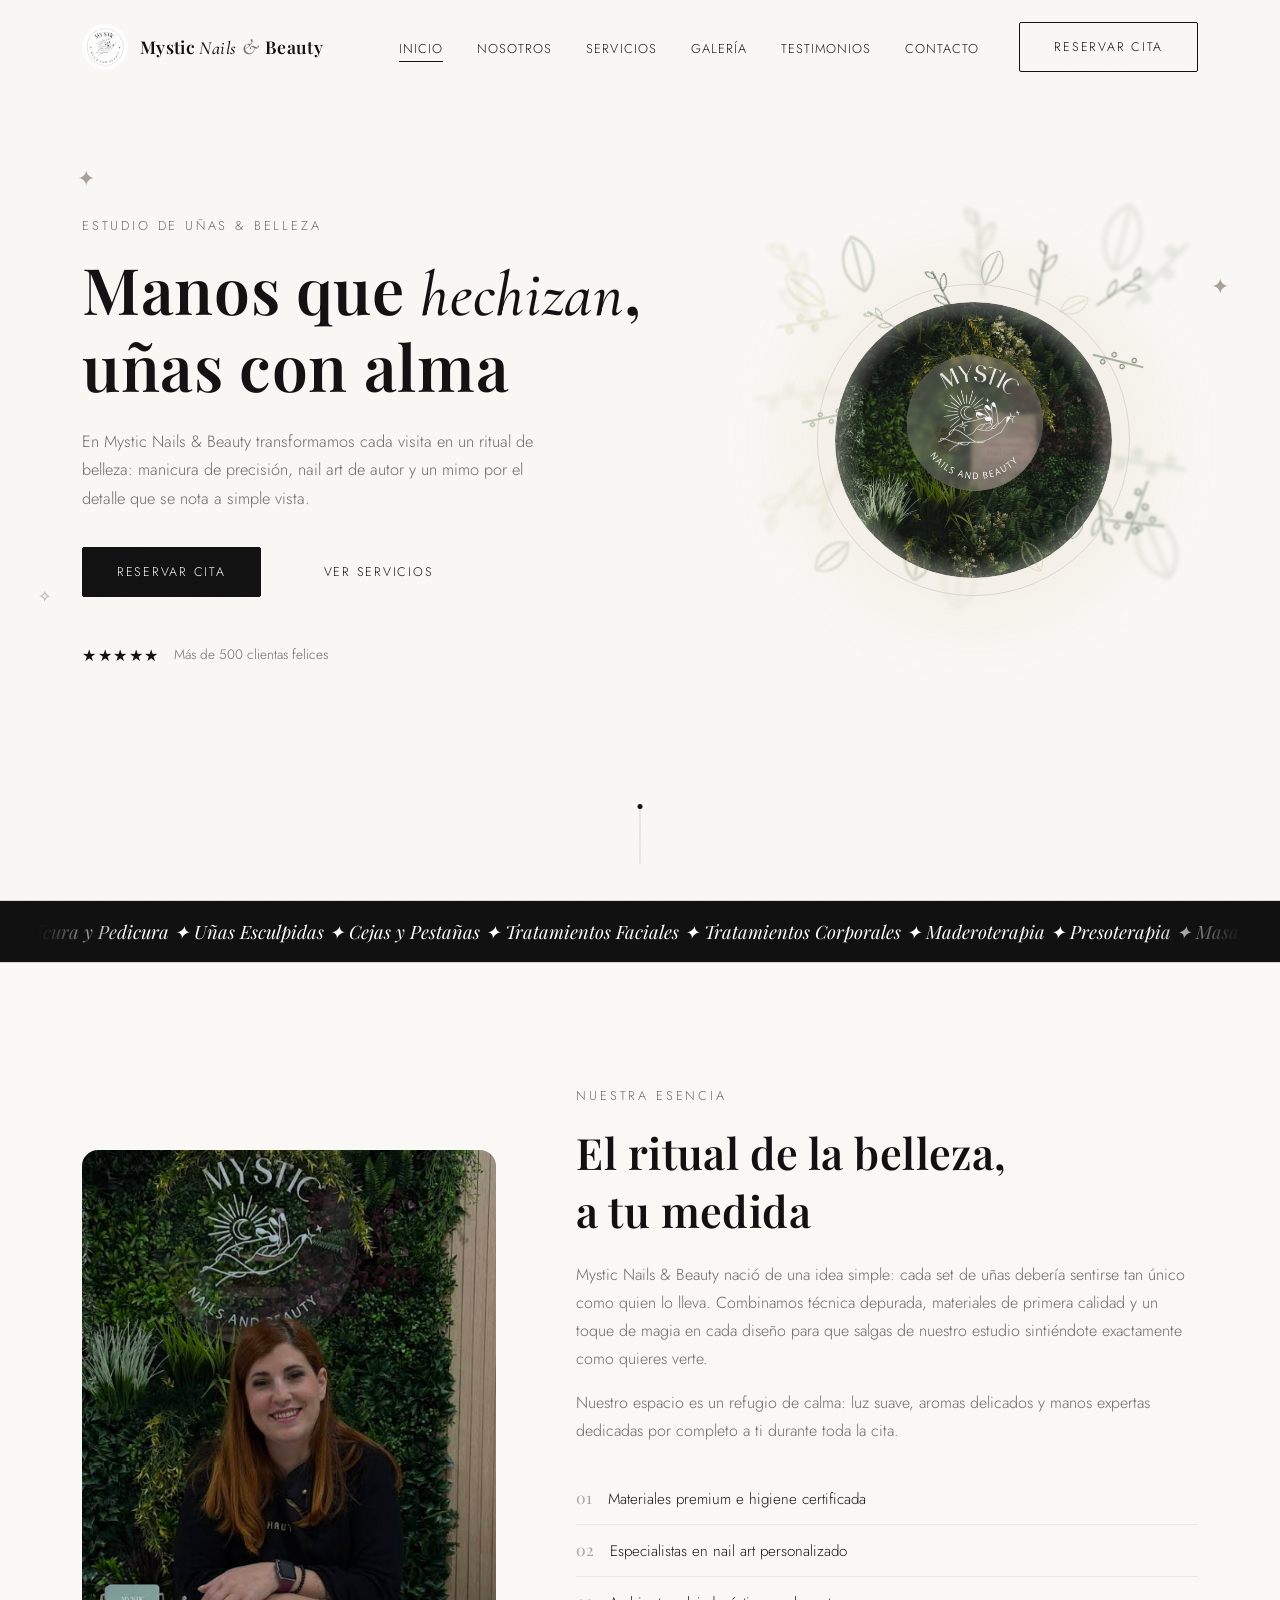
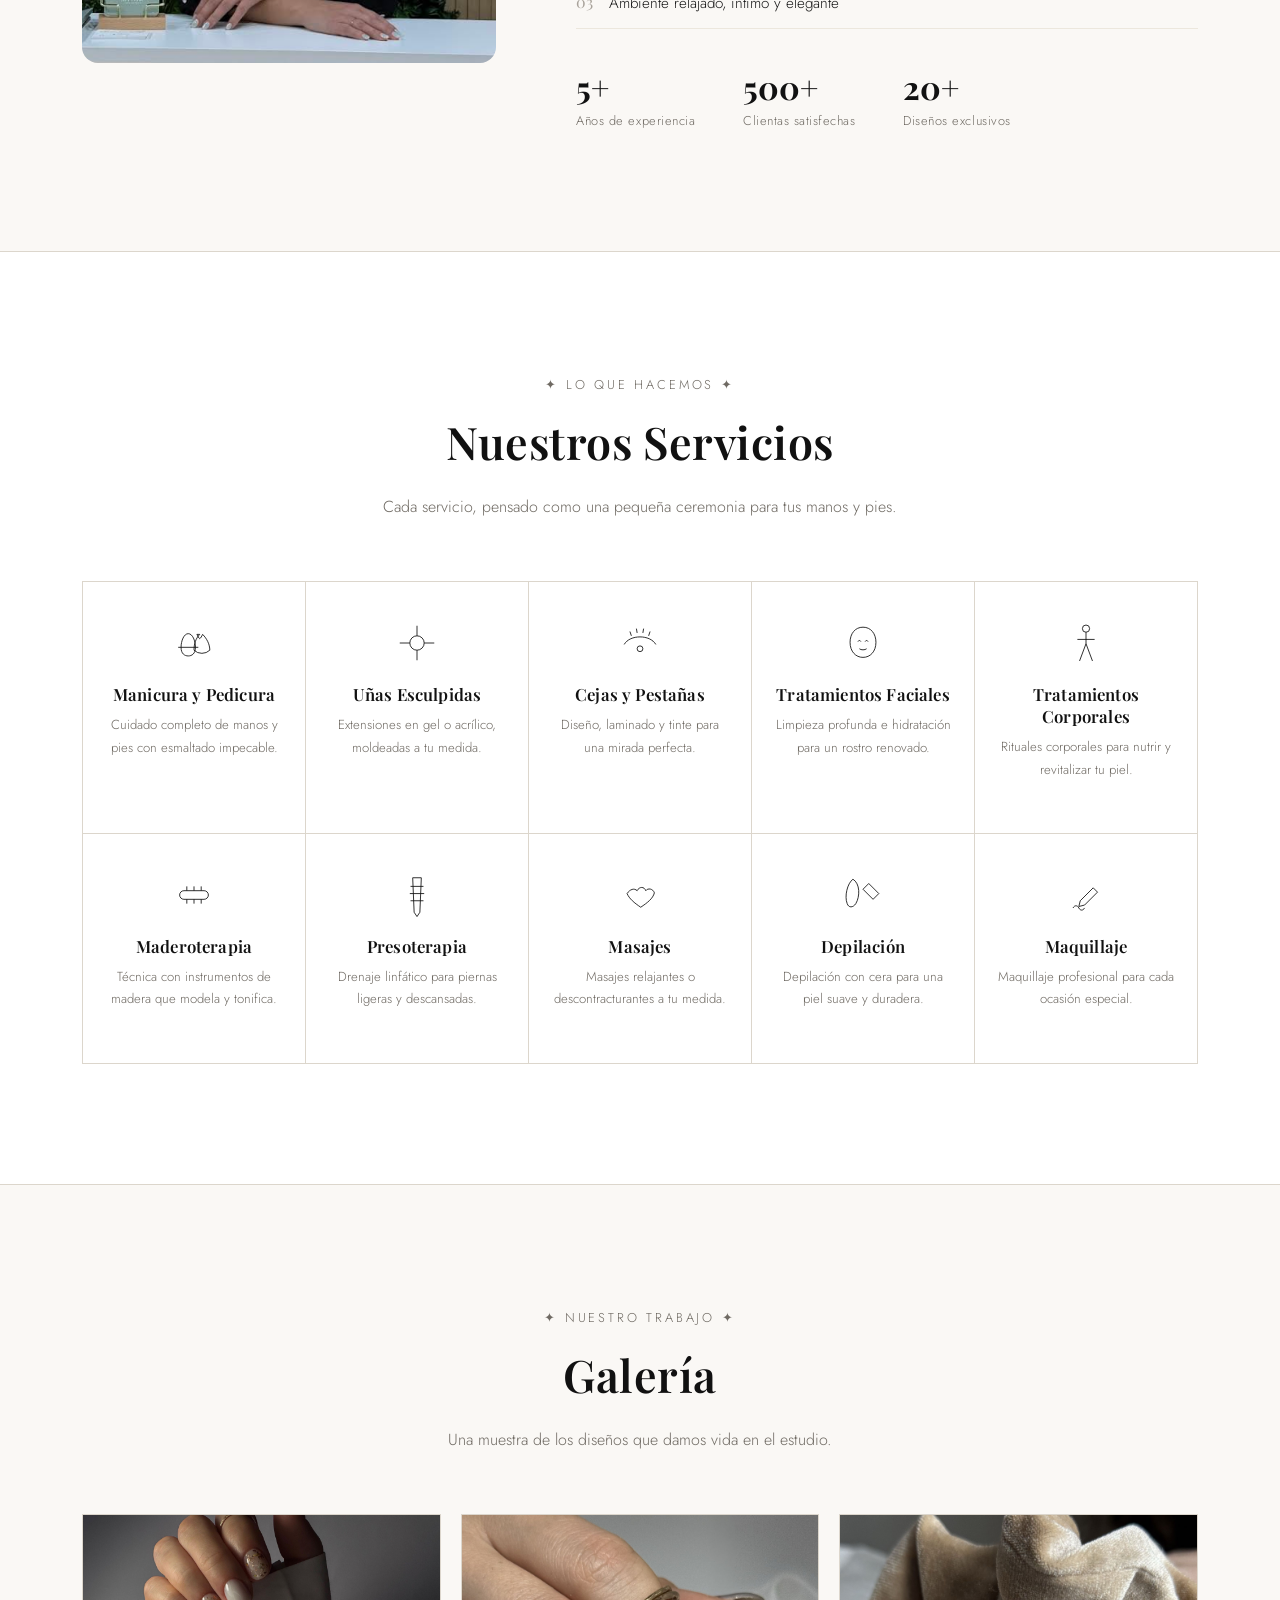
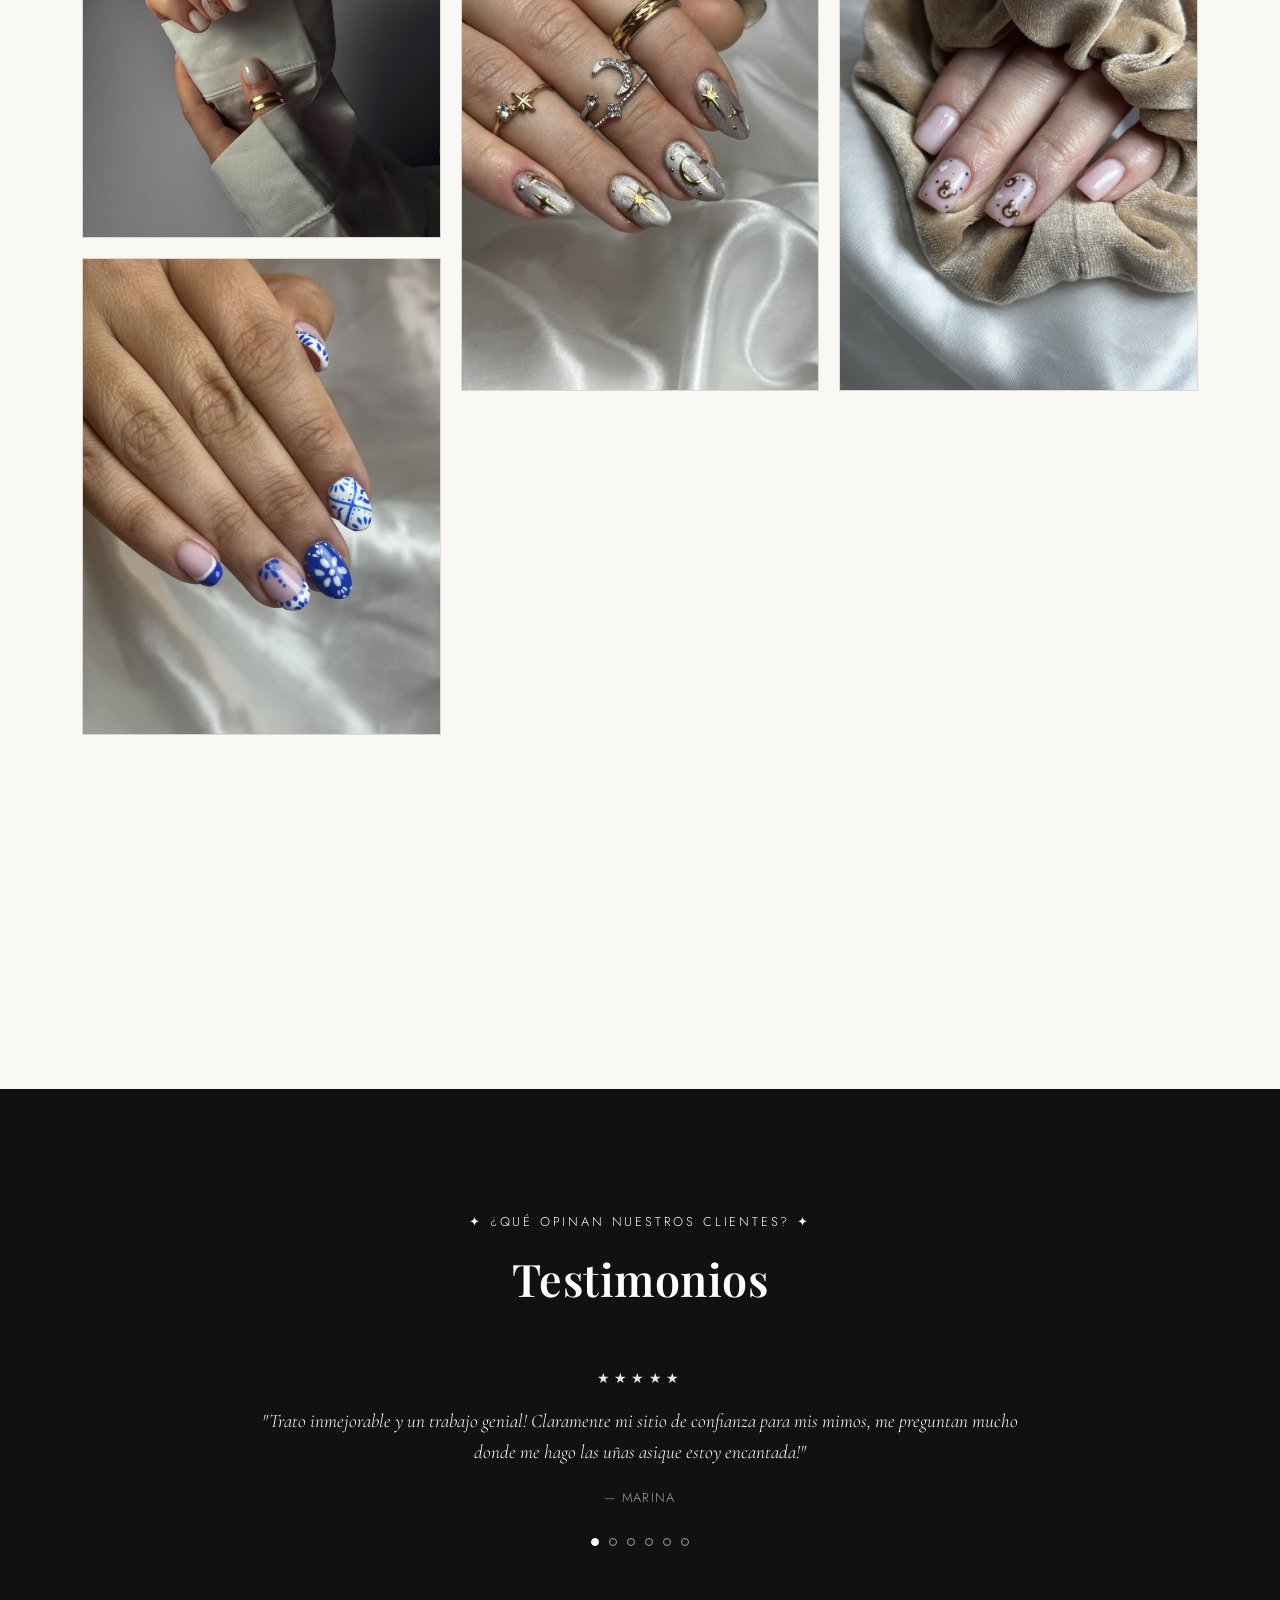
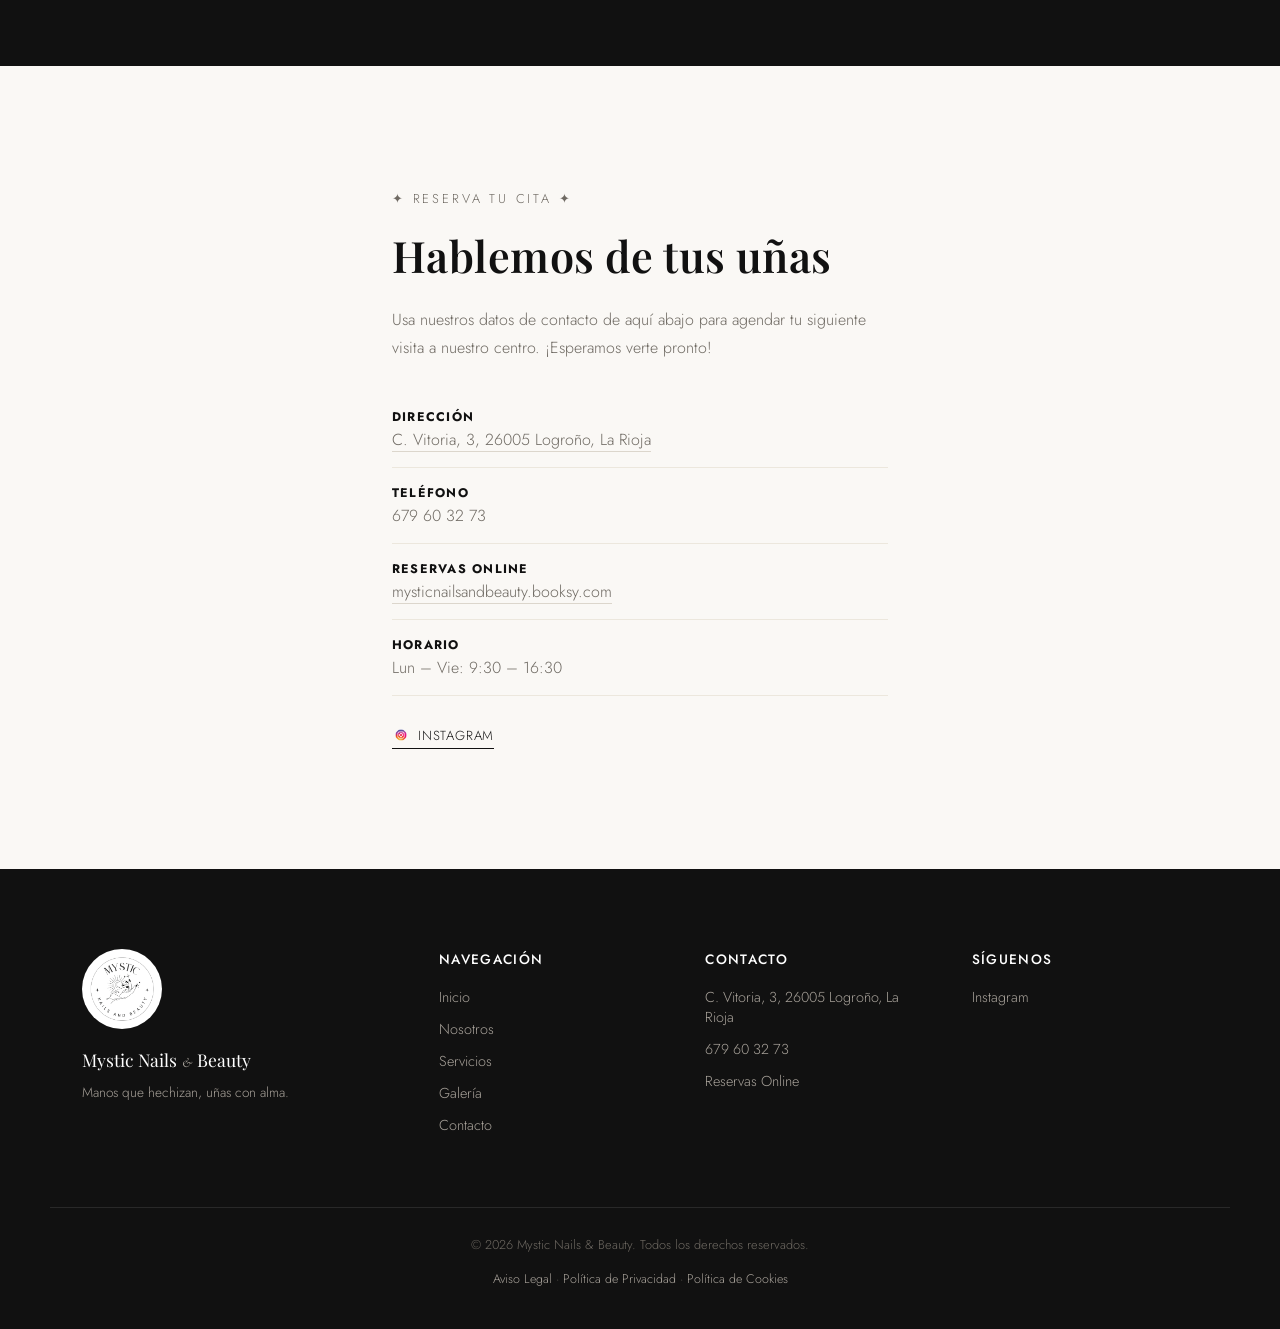
<file: index.html>
<!DOCTYPE html>
<html lang="es">
<head>
<meta charset="UTF-8">
<meta name="viewport" content="width=device-width, initial-scale=1.0">
<title>Mystic Nails & Beauty | Estudio de Uñas y Belleza</title>
<meta name="description" content="Mystic Nails & Beauty — estudio de manicura, pedicura y nail art de autor. Elegancia en cada detalle, magia en cada diseño.">
<link rel="icon" type="image/png" href="assets/logo.png">

<link rel="preconnect" href="https://fonts.googleapis.com">
<link rel="preconnect" href="https://fonts.gstatic.com" crossorigin>
<link href="https://fonts.googleapis.com/css2?family=Cormorant+Garamond:ital,wght@0,400;0,500;0,600;1,400;1,500&family=Playfair+Display:ital,wght@0,500;0,600;0,700;1,500&family=Jost:wght@300;400;500;600&display=swap" rel="stylesheet">

<link rel="stylesheet" href="css/style.css">
</head>
<body>

<div class="grain"></div>

<div id="preloader">
  <img src="assets/logo.png" alt="Mystic Nails & Beauty" class="preloader-logo">
</div>

<!-- ===================== HEADER ===================== -->
<header class="site-header" id="siteHeader">
  <div class="container header-inner">
    <a href="#inicio" class="brand">
      <img src="assets/logo.png" alt="Mystic Nails & Beauty logo" class="brand-logo">
      <span class="brand-text">Mystic <em>Nails</em> <span class="amp">&amp;</span> Beauty</span>
    </a>

    <nav class="main-nav" id="mainNav">
      <ul>
        <li><a href="#inicio" class="nav-link active">Inicio</a></li>
        <li><a href="#nosotros" class="nav-link">Nosotros</a></li>
        <li><a href="#servicios" class="nav-link">Servicios</a></li>
        <li><a href="#galeria" class="nav-link">Galería</a></li>
        <li><a href="#testimonios" class="nav-link">Testimonios</a></li>
        <li><a href="#contacto" class="nav-link">Contacto</a></li>
      </ul>
      <a href="#contacto" class="btn btn-outline nav-cta">Reservar Cita</a>
    </nav>

    <button class="nav-toggle" id="navToggle" aria-label="Abrir menú" aria-expanded="false">
      <span></span><span></span><span></span>
    </button>
  </div>
</header>

<main>

  <!-- ===================== HERO ===================== -->
  <section class="hero" id="inicio">
    <div class="hero-sparkle hero-sparkle-1">✦</div>
    <div class="hero-sparkle hero-sparkle-2">✧</div>
    <div class="hero-sparkle hero-sparkle-3">✦</div>

    <div class="container hero-inner">
      <div class="hero-text" data-reveal>
        <span class="overline">Estudio de Uñas &amp; Belleza</span>
        <h1>Manos que <em>hechizan</em>,<br>uñas con alma</h1>
        <p class="hero-lead">
          En Mystic Nails &amp; Beauty transformamos cada visita en un ritual de belleza:
          manicura de precisión, nail art de autor y un mimo por el detalle que se nota
          a simple vista.
        </p>
        <div class="hero-actions">
          <a href="#contacto" class="btn btn-solid">Reservar Cita</a>
          <a href="#servicios" class="btn btn-ghost">Ver Servicios</a>
        </div>
        <div class="hero-meta">
          <span>★★★★★</span>
          <p>Más de 500 clientas felices</p>
        </div>
      </div>

      <div class="hero-visual" data-reveal>
        <!-- Reusable leaf shapes (rendered once, referenced via <use>) -->
        <svg width="0" height="0" style="position:absolute" aria-hidden="true">
          <defs>
            <symbol id="leaf-fern" viewBox="0 0 40 90">
              <path d="M20 88V20"/>
              <path d="M20 70c-8-2-13-10-13-20 8 2 13 10 13 20Z"/>
              <path d="M20 50c8-2 13-10 13-20-8 2-13 10-13 20Z"/>
              <path d="M20 30c-6-1-9-6-9-13 6 1 9 6 9 13Z"/>
            </symbol>
            <symbol id="leaf-broad" viewBox="0 0 40 60">
              <path d="M20 58c-10-8-16-20-14-34 2-12 8-18 14-22 6 4 12 10 14 22 2 14-4 26-14 34Z"/>
              <path d="M20 55V6"/>
            </symbol>
            <symbol id="leaf-sprig" viewBox="0 0 30 70">
              <path d="M15 68V8"/>
              <circle cx="10" cy="20" r="2.6"/>
              <circle cx="20" cy="32" r="2.6"/>
              <circle cx="9" cy="44" r="2.6"/>
              <circle cx="20" cy="55" r="2.6"/>
            </symbol>
          </defs>
        </svg>

        <div class="hero-forest">
          <!-- Back layer: distant foliage, blurred, faded, slow sway -->
          <div class="leaf-layer layer-back">
            <span class="hero-leaf leaf-b1 pale" style="--sway:-20deg; --dur:7.2s"><svg viewBox="0 0 40 90" fill="none" stroke="currentColor" stroke-width="1.1"><use href="#leaf-fern"/></svg></span>
            <span class="hero-leaf leaf-b2 sage" style="--sway:14deg; --dur:6.6s"><svg viewBox="0 0 40 60" fill="none" stroke="currentColor" stroke-width="1.1"><use href="#leaf-broad"/></svg></span>
            <span class="hero-leaf leaf-b3 pale" style="--sway:200deg; --dur:7s"><svg viewBox="0 0 40 90" fill="none" stroke="currentColor" stroke-width="1.1"><use href="#leaf-fern"/></svg></span>
            <span class="hero-leaf leaf-b4 sage" style="--sway:158deg; --dur:6.4s"><svg viewBox="0 0 40 60" fill="none" stroke="currentColor" stroke-width="1.1"><use href="#leaf-broad"/></svg></span>
            <span class="hero-leaf leaf-b5 pale" style="--sway:-95deg; --dur:6.8s"><svg viewBox="0 0 30 70" fill="none" stroke="currentColor" stroke-width="1"><use href="#leaf-sprig"/></svg></span>
            <span class="hero-leaf leaf-b6 sage" style="--sway:100deg; --dur:7.4s"><svg viewBox="0 0 30 70" fill="none" stroke="currentColor" stroke-width="1"><use href="#leaf-sprig"/></svg></span>
            <span class="hero-leaf leaf-b7 sage" style="--sway:-4deg; --dur:6.9s"><svg viewBox="0 0 40 90" fill="none" stroke="currentColor" stroke-width="1.1"><use href="#leaf-fern"/></svg></span>
            <span class="hero-leaf leaf-b8 pale" style="--sway:184deg; --dur:7.1s"><svg viewBox="0 0 40 60" fill="none" stroke="currentColor" stroke-width="1.1"><use href="#leaf-broad"/></svg></span>
            <span class="hero-leaf leaf-b9 sage" style="--sway:44deg; --dur:6.5s"><svg viewBox="0 0 30 70" fill="none" stroke="currentColor" stroke-width="1"><use href="#leaf-sprig"/></svg></span>
            <span class="hero-leaf leaf-b10 pale" style="--sway:-140deg; --dur:7.3s"><svg viewBox="0 0 40 90" fill="none" stroke="currentColor" stroke-width="1.1"><use href="#leaf-fern"/></svg></span>
          </div>

          <!-- Mid layer -->
          <div class="leaf-layer layer-mid">
            <span class="hero-leaf leaf-m1 sage" style="--sway:-14deg; --dur:5.4s"><svg viewBox="0 0 40 60" fill="none" stroke="currentColor" stroke-width="1.1"><use href="#leaf-broad"/></svg></span>
            <span class="hero-leaf leaf-m2 dark" style="--sway:10deg; --dur:5.8s"><svg viewBox="0 0 40 90" fill="none" stroke="currentColor" stroke-width="1.1"><use href="#leaf-fern"/></svg></span>
            <span class="hero-leaf leaf-m3 sage" style="--sway:190deg; --dur:5.2s"><svg viewBox="0 0 40 60" fill="none" stroke="currentColor" stroke-width="1.1"><use href="#leaf-broad"/></svg></span>
            <span class="hero-leaf leaf-m4 dark" style="--sway:172deg; --dur:5.6s"><svg viewBox="0 0 40 90" fill="none" stroke="currentColor" stroke-width="1.1"><use href="#leaf-fern"/></svg></span>
            <span class="hero-leaf leaf-m5 pale" style="--sway:-100deg; --dur:5s"><svg viewBox="0 0 30 70" fill="none" stroke="currentColor" stroke-width="1"><use href="#leaf-sprig"/></svg></span>
            <span class="hero-leaf leaf-m6 dark" style="--sway:96deg; --dur:5.5s"><svg viewBox="0 0 30 70" fill="none" stroke="currentColor" stroke-width="1"><use href="#leaf-sprig"/></svg></span>
            <span class="hero-leaf leaf-m7 pale" style="--sway:-52deg; --dur:5.7s"><svg viewBox="0 0 40 60" fill="none" stroke="currentColor" stroke-width="1.1"><use href="#leaf-broad"/></svg></span>
            <span class="hero-leaf leaf-m8 dark" style="--sway:56deg; --dur:5.3s"><svg viewBox="0 0 40 90" fill="none" stroke="currentColor" stroke-width="1.1"><use href="#leaf-fern"/></svg></span>
            <span class="hero-leaf leaf-m9 sage" style="--sway:230deg; --dur:5.9s"><svg viewBox="0 0 40 60" fill="none" stroke="currentColor" stroke-width="1.1"><use href="#leaf-broad"/></svg></span>
            <span class="hero-leaf leaf-m10 dark" style="--sway:-160deg; --dur:5.1s"><svg viewBox="0 0 30 70" fill="none" stroke="currentColor" stroke-width="1"><use href="#leaf-sprig"/></svg></span>
          </div>

          <div class="hero-photo-frame">
            <img src="assets/hero-jungla.jpg" alt="Rincón de plantas de Mystic Nails & Beauty" class="hero-photo">
          </div>

          <!-- Front layer: closest foliage, sharp, bigger sway -->
          <div class="leaf-layer layer-front">
            <span class="hero-leaf leaf-f1 dark" style="--sway:-28deg; --dur:4.2s"><svg viewBox="0 0 40 90" fill="none" stroke="currentColor" stroke-width="1.1"><use href="#leaf-fern"/></svg></span>
            <span class="hero-leaf leaf-f2 sage" style="--sway:24deg; --dur:4.6s"><svg viewBox="0 0 40 60" fill="none" stroke="currentColor" stroke-width="1.1"><use href="#leaf-broad"/></svg></span>
            <span class="hero-leaf leaf-f3 dark" style="--sway:206deg; --dur:4.4s"><svg viewBox="0 0 40 90" fill="none" stroke="currentColor" stroke-width="1.1"><use href="#leaf-fern"/></svg></span>
            <span class="hero-leaf leaf-f4 pale" style="--sway:150deg; --dur:4.8s"><svg viewBox="0 0 40 60" fill="none" stroke="currentColor" stroke-width="1.1"><use href="#leaf-broad"/></svg></span>
            <span class="hero-leaf leaf-f5 sage" style="--sway:-102deg; --dur:4s"><svg viewBox="0 0 30 70" fill="none" stroke="currentColor" stroke-width="1"><use href="#leaf-sprig"/></svg></span>
            <span class="hero-leaf leaf-f6 dark" style="--sway:104deg; --dur:4.5s"><svg viewBox="0 0 30 70" fill="none" stroke="currentColor" stroke-width="1"><use href="#leaf-sprig"/></svg></span>
            <span class="hero-leaf leaf-f7 sage" style="--sway:-60deg; --dur:4.3s"><svg viewBox="0 0 40 90" fill="none" stroke="currentColor" stroke-width="1.1"><use href="#leaf-fern"/></svg></span>
            <span class="hero-leaf leaf-f8 pale" style="--sway:64deg; --dur:4.7s"><svg viewBox="0 0 40 60" fill="none" stroke="currentColor" stroke-width="1.1"><use href="#leaf-broad"/></svg></span>
            <span class="hero-leaf leaf-f9 dark" style="--sway:222deg; --dur:4.1s"><svg viewBox="0 0 30 70" fill="none" stroke="currentColor" stroke-width="1"><use href="#leaf-sprig"/></svg></span>
            <span class="hero-leaf leaf-f10 sage" style="--sway:-172deg; --dur:4.9s"><svg viewBox="0 0 40 60" fill="none" stroke="currentColor" stroke-width="1.1"><use href="#leaf-broad"/></svg></span>
          </div>
        </div>
      </div>
    </div>

    <a href="#nosotros" class="scroll-cue" aria-label="Desplázate hacia abajo">
      <span></span>
    </a>
  </section>

  <!-- ===================== MARQUEE STRIP ===================== -->
  <div class="marquee">
    <div class="marquee-track">
      <span>Manicura y Pedicura ✦ Uñas Esculpidas ✦ Cejas y Pestañas ✦ Tratamientos Faciales ✦ Tratamientos Corporales ✦ Maderoterapia ✦ Presoterapia ✦ Masajes ✦ Depilación ✦ Maquillaje ✦
      Manicura y Pedicura ✦ Uñas Esculpidas ✦ Cejas y Pestañas ✦ Tratamientos Faciales ✦ Tratamientos Corporales ✦ Maderoterapia ✦ Presoterapia ✦ Masajes ✦ Depilación ✦ Maquillaje ✦</span>
    </div>
  </div>

  <!-- ===================== SOBRE NOSOTROS ===================== -->
  <section class="about" id="nosotros">
    <div class="container about-inner">
      <div class="about-visual" data-reveal>
        <img src="assets/owner.png" alt="Fundadora de Mystic Nails & Beauty en el estudio" class="about-img">
      </div>

      <div class="about-content" data-reveal>
        <span class="overline">Nuestra Esencia</span>
        <h2>El ritual de la belleza,<br>a tu medida</h2>
        <p>
          Mystic Nails &amp; Beauty nació de una idea simple: cada set de uñas debería
          sentirse tan único como quien lo lleva. Combinamos técnica depurada, materiales
          de primera calidad y un toque de magia en cada diseño para que salgas de
          nuestro estudio sintiéndote exactamente como quieres verte.
        </p>
        <p>
          Nuestro espacio es un refugio de calma: luz suave, aromas delicados y manos
          expertas dedicadas por completo a ti durante toda la cita.
        </p>

        <ul class="about-list">
          <li><span>01</span> Materiales premium e higiene certificada</li>
          <li><span>02</span> Especialistas en nail art personalizado</li>
          <li><span>03</span> Ambiente relajado, íntimo y elegante</li>
        </ul>

        <div class="about-stats">
          <div class="stat">
            <strong>5+</strong>
            <span>Años de experiencia</span>
          </div>
          <div class="stat">
            <strong>500+</strong>
            <span>Clientas satisfechas</span>
          </div>
          <div class="stat">
            <strong>20+</strong>
            <span>Diseños exclusivos</span>
          </div>
        </div>
      </div>
    </div>
  </section>

  <!-- ===================== SERVICIOS ===================== -->
  <section class="services" id="servicios">
    <div class="container">
      <div class="section-head" data-reveal>
        <span class="overline">✦ Lo Que Hacemos ✦</span>
        <h2>Nuestros Servicios</h2>
        <p class="section-sub">Cada servicio, pensado como una pequeña ceremonia para tus manos y pies.</p>
      </div>

      <div class="services-grid">
        <article class="service-card" data-reveal>
          <div class="service-icon">
            <svg viewBox="0 0 64 64" fill="none" stroke="currentColor" stroke-width="1.2">
              <path d="M14 38c0-9 4-19 10-19s10 10 10 19-5 12-10 12-10-3-10-12Z"/>
              <path d="M10 38h28"/>
              <path d="M40 20c-6 6-8 14-8 22a16 16 0 0 0 22 0c0-8-4-16-10-22-1.5 3-2.5 5-4 6-1.5-1-2.5-3-4-6Z"/>
            </svg>
          </div>
          <h3>Manicura y Pedicura</h3>
          <p>Cuidado completo de manos y pies con esmaltado impecable.</p>
</article>

        <article class="service-card" data-reveal>
          <div class="service-icon">
            <svg viewBox="0 0 64 64" fill="none" stroke="currentColor" stroke-width="1.2">
              <path d="M32 8v14M32 42v14M8 32h14M42 32h14"/>
              <circle cx="32" cy="32" r="10"/>
            </svg>
          </div>
          <h3>Uñas Esculpidas</h3>
          <p>Extensiones en gel o acrílico, moldeadas a tu medida.</p>
</article>

        <article class="service-card" data-reveal>
          <div class="service-icon">
            <svg viewBox="0 0 64 64" fill="none" stroke="currentColor" stroke-width="1.2">
              <path d="M10 34c8-14 36-14 44 0"/>
              <path d="M20 22l-2-6M28 18l-1-6M36 18l1-6M44 22l2-6"/>
              <circle cx="32" cy="40" r="4"/>
            </svg>
          </div>
          <h3>Cejas y Pestañas</h3>
          <p>Diseño, laminado y tinte para una mirada perfecta.</p>
</article>

        <article class="service-card" data-reveal>
          <div class="service-icon">
            <svg viewBox="0 0 64 64" fill="none" stroke="currentColor" stroke-width="1.2">
              <path d="M32 10c-11 0-18 9-18 21 0 13 8 21 18 21s18-8 18-21c0-12-7-21-18-21Z"/>
              <path d="M25 30c1-2 3-2 4 0M35 30c1-2 3-2 4 0"/>
              <path d="M27 40c2 2 8 2 10 0"/>
            </svg>
          </div>
          <h3>Tratamientos Faciales</h3>
          <p>Limpieza profunda e hidratación para un rostro renovado.</p>
</article>

        <article class="service-card" data-reveal>
          <div class="service-icon">
            <svg viewBox="0 0 64 64" fill="none" stroke="currentColor" stroke-width="1.2">
              <circle cx="32" cy="12" r="5"/>
              <path d="M32 17v16M20 27h24M32 33l-9 24M32 33l9 24"/>
            </svg>
          </div>
          <h3>Tratamientos Corporales</h3>
          <p>Rituales corporales para nutrir y revitalizar tu piel.</p>
</article>

        <article class="service-card" data-reveal>
          <div class="service-icon">
            <svg viewBox="0 0 64 64" fill="none" stroke="currentColor" stroke-width="1.2">
              <rect x="12" y="26" width="40" height="12" rx="6"/>
              <path d="M22 26v-6M32 26v-6M42 26v-6M22 38v6M32 38v6M42 38v6"/>
            </svg>
          </div>
          <h3>Maderoterapia</h3>
          <p>Técnica con instrumentos de madera que modela y tonifica.</p>
</article>

        <article class="service-card" data-reveal>
          <div class="service-icon">
            <svg viewBox="0 0 64 64" fill="none" stroke="currentColor" stroke-width="1.2">
              <path d="M26 8h12l-2 48-4 6-4-6-2-48Z"/>
              <path d="M23 20h18M22 30h20M23 40h18"/>
            </svg>
          </div>
          <h3>Presoterapia</h3>
          <p>Drenaje linfático para piernas ligeras y descansadas.</p>
</article>

        <article class="service-card" data-reveal>
          <div class="service-icon">
            <svg viewBox="0 0 64 64" fill="none" stroke="currentColor" stroke-width="1.2">
              <path d="M14 30c4-6 10-8 14-4 3-6 10-6 12 0 3-4 10-3 12 3-2 8-10 14-19 20-9-6-16-12-19-19Z"/>
            </svg>
          </div>
          <h3>Masajes</h3>
          <p>Masajes relajantes o descontracturantes a tu medida.</p>
</article>

        <article class="service-card" data-reveal>
          <div class="service-icon">
            <svg viewBox="0 0 64 64" fill="none" stroke="currentColor" stroke-width="1.2">
              <path d="M18 10c10 6 10 24 4 34-4 6-10 6-12 0-4-10 0-28 8-34Z"/>
              <path d="M40 16l14 14-8 8-14-14 8-8Z"/>
            </svg>
          </div>
          <h3>Depilación</h3>
          <p>Depilación con cera para una piel suave y duradera.</p>
</article>

        <article class="service-card" data-reveal>
          <div class="service-icon">
            <svg viewBox="0 0 64 64" fill="none" stroke="currentColor" stroke-width="1.2">
              <path d="M24 40l18-18 6 6-18 18-8 2 2-8Z"/>
              <path d="M14 50c2-4 6-4 8 0s6 4 8 0"/>
            </svg>
          </div>
          <h3>Maquillaje</h3>
          <p>Maquillaje profesional para cada ocasión especial.</p>
</article>
      </div>
    </div>
  </section>

  <!-- ===================== GALERÍA ===================== -->
  <section class="gallery" id="galeria">
    <div class="container">
      <div class="section-head" data-reveal>
        <span class="overline">✦ Nuestro Trabajo ✦</span>
        <h2>Galería</h2>
        <p class="section-sub">Una muestra de los diseños que damos vida en el estudio.</p>
      </div>

      <div class="gallery-grid">
        <div class="gallery-item" data-reveal>
          <img src="assets/gallery/gallery-u1-nude-dorado.jpg" alt="Manicura nude con detalles de hoja dorada" loading="lazy">
        </div>
        <div class="gallery-item" data-reveal>
          <img src="assets/gallery/gallery-u2-azul-blanco.jpg" alt="Nail art con motivos azules y blancos estilo talavera" loading="lazy">
        </div>
        <div class="gallery-item" data-reveal>
          <img src="assets/gallery/gallery-u3-luna-estrellas.jpg" alt="Manicura plateada con motivos de luna y estrellas doradas" loading="lazy">
        </div>
        <div class="gallery-item" data-reveal>
          <img src="assets/gallery/gallery-u4-gatitos.jpg" alt="Nail art con ilustraciones de gatitos" loading="lazy">
        </div>
        <div class="gallery-item" data-reveal>
          <img src="assets/gallery/gallery-u5-ositos.jpg" alt="Manicura nude con diseño de ositos y corazones" loading="lazy">
        </div>
        <div class="gallery-item" data-reveal>
          <img src="assets/gallery/gallery-u6-dorado-minimal.jpg" alt="Manicura nude minimalista con trazo dorado" loading="lazy">
        </div>
      </div>
      <p class="gallery-note" data-reveal>✦ Síguenos en Instagram para estar al tanto y ver nuestros últimos diseños ✦</p>
    </div>
  </section>

  <!-- ===================== TESTIMONIOS ===================== -->
  <section class="testimonials" id="testimonios">
    <div class="container">
      <div class="section-head light" data-reveal>
        <span class="overline">✦ ¿Qué Opinan Nuestros Clientes? ✦</span>
        <h2>Testimonios</h2>
      </div>

      <div class="testi-slider" data-reveal>
        <div class="testi-track" id="testiTrack">
          <blockquote class="testi-card active">
            <div class="testi-stars">★★★★★</div>
            <p>"Trato inmejorable y un trabajo genial! Claramente mi sitio de confianza para mis mimos, me preguntan mucho donde me hago las uñas asique estoy encantada!"</p>
            <cite>— Marina</cite>
          </blockquote>
          <blockquote class="testi-card">
            <div class="testi-stars">★★★★★</div>
            <p>"Es el sitio perfecto para tener tu ratito de autocuidado. Super profesional y delicada. Imposible ser más detallista."</p>
            <cite>— Eva</cite>
          </blockquote>
          <blockquote class="testi-card">
            <div class="testi-stars">★★★★★</div>
            <p>"Todo perfecto. Ambiente agradable, limpio y cuidado. Nadia es increíble y muy buena trabajadora, además de simpatiquísima. Me dejó los pies perfectos!! Recomendable 100%."</p>
            <cite>— Andrea Jimeno</cite>
          </blockquote>
          <blockquote class="testi-card">
            <div class="testi-stars">★★★★★</div>
            <p>"Nadia es muy agradable, te hace exactamente lo que le pidas. Da gusto ir a su centro."</p>
            <cite>— Maider</cite>
          </blockquote>
          <blockquote class="testi-card">
            <div class="testi-stars">★★★★★</div>
            <p>"La mejor manicura de todo Logroño, me salvó las uñas de un desastre que me hicieron y las manicuras posteriores han sido una maravilla, no os lo penséis dos veces."</p>
            <cite>— Noemí</cite>
          </blockquote>
          <blockquote class="testi-card">
            <div class="testi-stars">★★★★★</div>
            <p>"Como siempre, genial! Nadia es una crack, super profesional y trato inmejorable. Llevo meses ya yendo con ella y estoy encantada. Recomiendo 100%."</p>
            <cite>— Amaia</cite>
          </blockquote>
        </div>

        <div class="testi-dots" id="testiDots"></div>
      </div>
    </div>
  </section>

  <!-- ===================== CONTACTO / RESERVAS ===================== -->
  <section class="contact" id="contacto">
    <div class="container contact-inner">
      <div class="contact-info" data-reveal>
        <span class="overline">✦ Reserva Tu Cita ✦</span>
        <h2>Hablemos de tus uñas</h2>
        <p>Usa nuestros datos de contacto de aquí abajo para agendar tu siguiente visita a nuestro centro. ¡Esperamos verte pronto!</p>

        <ul class="contact-list">
          <li>
            <strong>Dirección</strong>
            <span><a href="https://www.google.es/maps/place/Mystic+Nails+And+Beauty/@42.4636805,-2.4517016,16z/data=!3m1!4b1!4m6!3m5!1s0xd5aabe7ccbf2385:0x861e61c315f2e5c!8m2!3d42.4636805!4d-2.4517016!16s%2Fg%2F11m6fq8gxc?entry=ttu&g_ep=EgoyMDI2MDcwNy4wIKXMDSoASAFQAw%3D%3D" target="_blank" rel="noopener">C. Vitoria, 3, 26005 Logroño, La Rioja</a></span>
          </li>
          <li>
            <strong>Teléfono</strong>
            <span>679 60 32 73</span>
          </li>
          <li>
            <strong>Reservas Online</strong>
            <span><a href="https://mysticnailsandbeauty.booksy.com" target="_blank" rel="noopener">mysticnailsandbeauty.booksy.com</a></span>
          </li>
          <li>
            <strong>Horario</strong>
            <span>Lun – Vie: 9:30 – 16:30</span>
          </li>
        </ul>

        <div class="social-links">
          <a href="https://www.instagram.com/mysticbynadia/" target="_blank" rel="noopener" aria-label="Instagram">
            <img src="assets/instagram-icon.png" alt="" class="social-icon">
            Instagram
          </a>
        </div>
      </div>
    </div>
  </section>

</main>

<!-- ===================== FOOTER ===================== -->
<footer class="site-footer">
  <div class="container footer-inner">
    <div class="footer-brand">
      <img src="assets/logo.png" alt="Mystic Nails & Beauty" class="footer-logo">
      <p>Mystic Nails <span class="amp">&amp;</span> Beauty</p>
      <span>Manos que hechizan, uñas con alma.</span>
    </div>

    <div class="footer-links">
      <h4>Navegación</h4>
      <a href="#inicio">Inicio</a>
      <a href="#nosotros">Nosotros</a>
      <a href="#servicios">Servicios</a>
      <a href="#galeria">Galería</a>
      <a href="#contacto">Contacto</a>
    </div>

    <div class="footer-links">
      <h4>Contacto</h4>
      <a href="https://www.google.es/maps/place/Mystic+Nails+And+Beauty/@42.4636805,-2.4517016,16z/data=!3m1!4b1!4m6!3m5!1s0xd5aabe7ccbf2385:0x861e61c315f2e5c!8m2!3d42.4636805!4d-2.4517016!16s%2Fg%2F11m6fq8gxc?entry=ttu&g_ep=EgoyMDI2MDcwNy4wIKXMDSoASAFQAw%3D%3D" target="_blank" rel="noopener">C. Vitoria, 3, 26005 Logroño, La Rioja</a>
      <a href="tel:+34679603273">679 60 32 73</a>
      <a href="https://mysticnailsandbeauty.booksy.com" target="_blank" rel="noopener">Reservas Online</a>
    </div>

    <div class="footer-links">
      <h4>Síguenos</h4>
      <a href="https://www.instagram.com/mysticbynadia/" target="_blank" rel="noopener">Instagram</a>
    </div>
  </div>

  <div class="footer-bottom">
    <p>© <span id="year"></span> Mystic Nails &amp; Beauty. Todos los derechos reservados.</p>
    <p class="legal-links">
      <a href="aviso-legal.html">Aviso Legal</a> ·
      <a href="privacidad.html">Política de Privacidad</a> ·
      <a href="cookies.html">Política de Cookies</a>
    </p>
  </div>
</footer>

<a href="#contacto" class="floating-cta">Reservar</a>

<script src="js/script.js"></script>
</body>
</html>
</file>
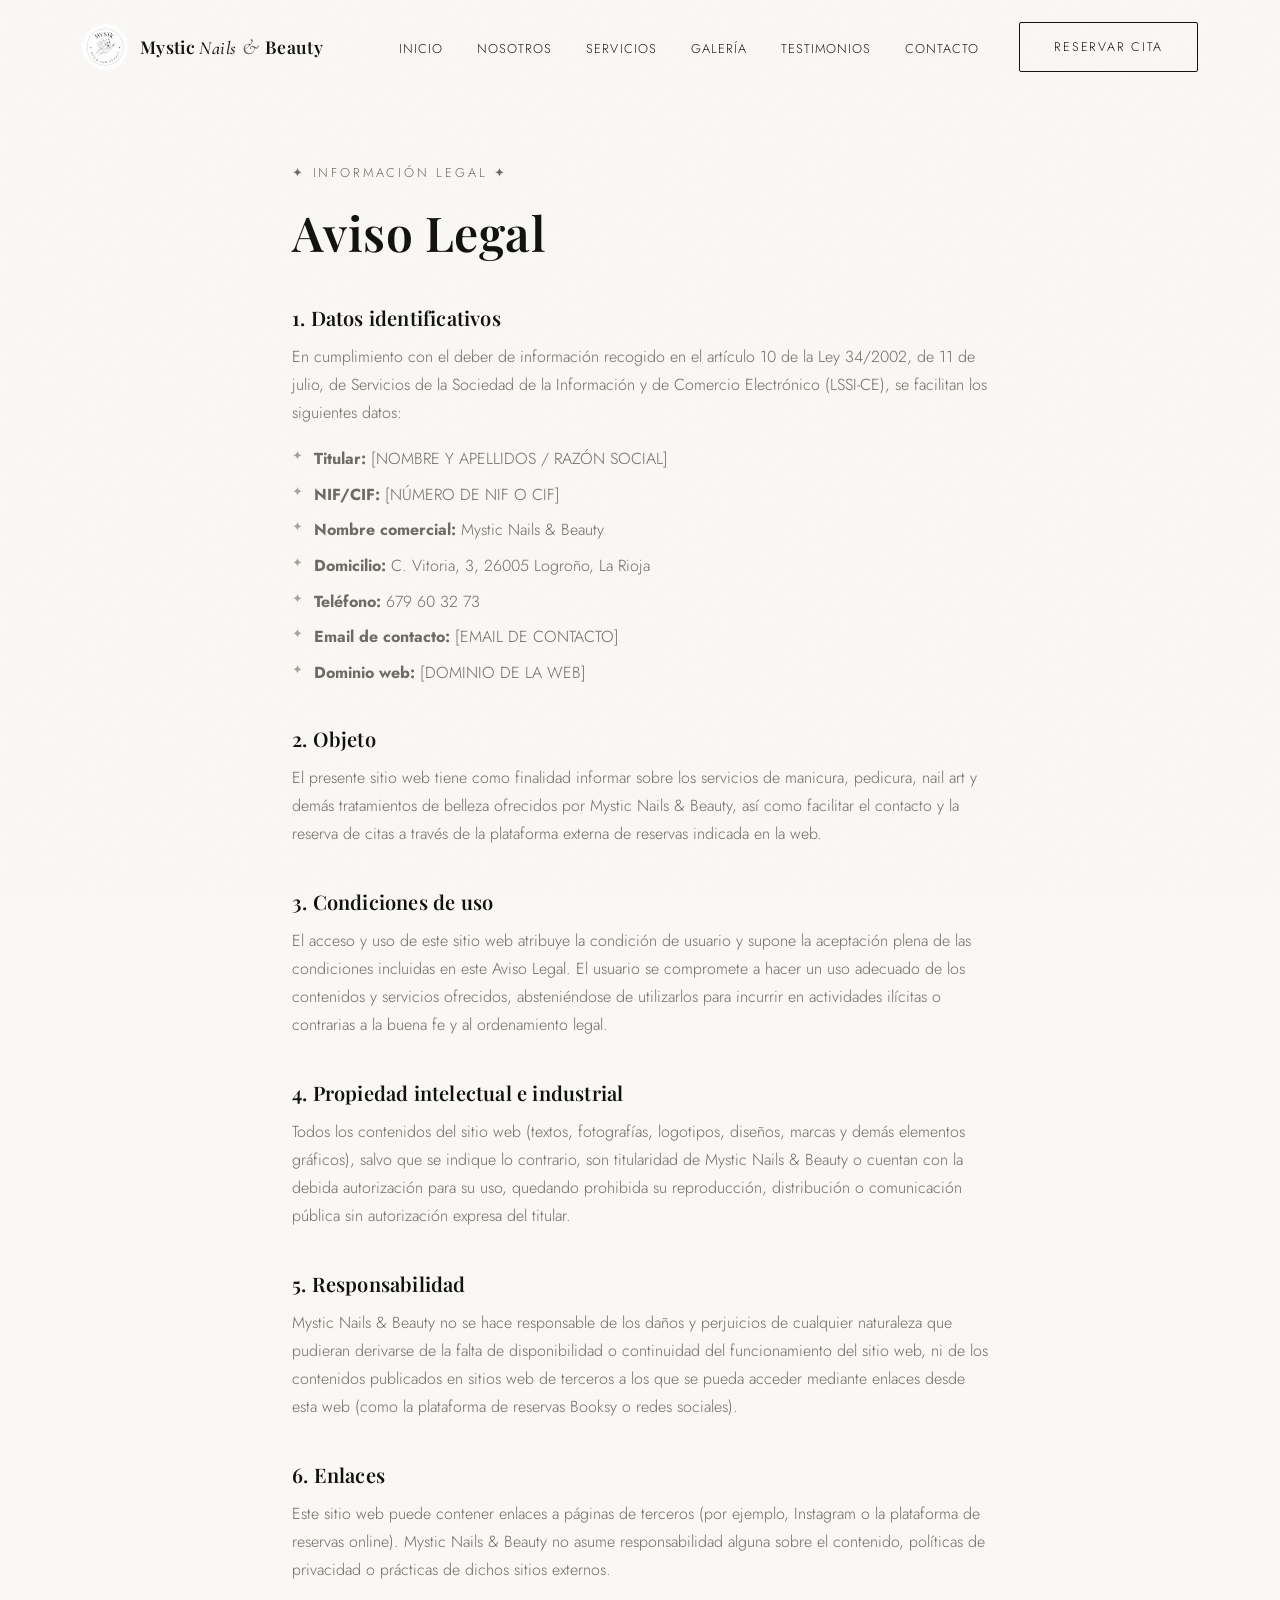
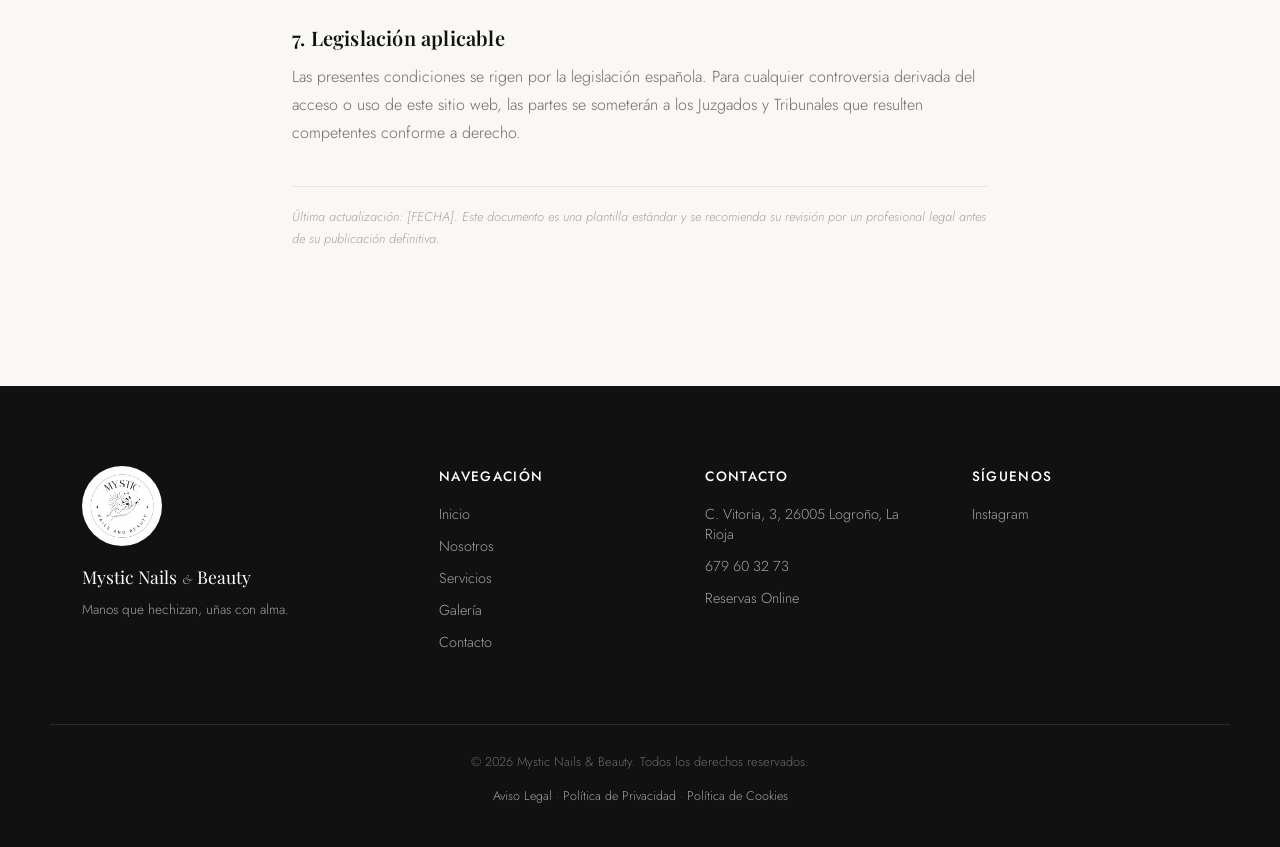
<file: aviso-legal.html>
<!DOCTYPE html>
<html lang="es">
<head>
<meta charset="UTF-8">
<meta name="viewport" content="width=device-width, initial-scale=1.0">
<title>Aviso Legal | Mystic Nails & Beauty</title>
<meta name="description" content="Aviso legal de Mystic Nails & Beauty.">
<link rel="icon" type="image/png" href="assets/logo.png">

<link rel="preconnect" href="https://fonts.googleapis.com">
<link rel="preconnect" href="https://fonts.gstatic.com" crossorigin>
<link href="https://fonts.googleapis.com/css2?family=Cormorant+Garamond:ital,wght@0,400;0,500;0,600;1,400;1,500&family=Playfair+Display:ital,wght@0,500;0,600;0,700;1,500&family=Jost:wght@300;400;500;600&display=swap" rel="stylesheet">

<link rel="stylesheet" href="css/style.css">
</head>
<body>

<div class="grain"></div>

<!-- ===================== HEADER ===================== -->
<header class="site-header" id="siteHeader">
  <div class="container header-inner">
    <a href="index.html#inicio" class="brand">
      <img src="assets/logo.png" alt="Mystic Nails & Beauty logo" class="brand-logo">
      <span class="brand-text">Mystic <em>Nails</em> <span class="amp">&amp;</span> Beauty</span>
    </a>

    <nav class="main-nav" id="mainNav">
      <ul>
        <li><a href="index.html#inicio" class="nav-link">Inicio</a></li>
        <li><a href="index.html#nosotros" class="nav-link">Nosotros</a></li>
        <li><a href="index.html#servicios" class="nav-link">Servicios</a></li>
        <li><a href="index.html#galeria" class="nav-link">Galería</a></li>
        <li><a href="index.html#testimonios" class="nav-link">Testimonios</a></li>
        <li><a href="index.html#contacto" class="nav-link">Contacto</a></li>
      </ul>
      <a href="index.html#contacto" class="btn btn-outline nav-cta">Reservar Cita</a>
    </nav>

    <button class="nav-toggle" id="navToggle" aria-label="Abrir menú" aria-expanded="false">
      <span></span><span></span><span></span>
    </button>
  </div>
</header>

<main>
  <section class="legal-page">
    <div class="container legal-content">
      <span class="overline">✦ Información Legal ✦</span>
      <h1>Aviso Legal</h1>

      <h2>1. Datos identificativos</h2>
      <p>
        En cumplimiento con el deber de información recogido en el artículo 10 de la
        Ley 34/2002, de 11 de julio, de Servicios de la Sociedad de la Información y
        de Comercio Electrónico (LSSI-CE), se facilitan los siguientes datos:
      </p>
      <ul class="legal-list">
        <li><strong>Titular:</strong> [NOMBRE Y APELLIDOS / RAZÓN SOCIAL]</li>
        <li><strong>NIF/CIF:</strong> [NÚMERO DE NIF O CIF]</li>
        <li><strong>Nombre comercial:</strong> Mystic Nails &amp; Beauty</li>
        <li><strong>Domicilio:</strong> C. Vitoria, 3, 26005 Logroño, La Rioja</li>
        <li><strong>Teléfono:</strong> 679 60 32 73</li>
        <li><strong>Email de contacto:</strong> [EMAIL DE CONTACTO]</li>
        <li><strong>Dominio web:</strong> [DOMINIO DE LA WEB]</li>
      </ul>

      <h2>2. Objeto</h2>
      <p>
        El presente sitio web tiene como finalidad informar sobre los servicios de
        manicura, pedicura, nail art y demás tratamientos de belleza ofrecidos por
        Mystic Nails &amp; Beauty, así como facilitar el contacto y la reserva de citas
        a través de la plataforma externa de reservas indicada en la web.
      </p>

      <h2>3. Condiciones de uso</h2>
      <p>
        El acceso y uso de este sitio web atribuye la condición de usuario y supone la
        aceptación plena de las condiciones incluidas en este Aviso Legal. El usuario se
        compromete a hacer un uso adecuado de los contenidos y servicios ofrecidos,
        absteniéndose de utilizarlos para incurrir en actividades ilícitas o contrarias
        a la buena fe y al ordenamiento legal.
      </p>

      <h2>4. Propiedad intelectual e industrial</h2>
      <p>
        Todos los contenidos del sitio web (textos, fotografías, logotipos, diseños,
        marcas y demás elementos gráficos), salvo que se indique lo contrario, son
        titularidad de Mystic Nails &amp; Beauty o cuentan con la debida autorización
        para su uso, quedando prohibida su reproducción, distribución o comunicación
        pública sin autorización expresa del titular.
      </p>

      <h2>5. Responsabilidad</h2>
      <p>
        Mystic Nails &amp; Beauty no se hace responsable de los daños y perjuicios de
        cualquier naturaleza que pudieran derivarse de la falta de disponibilidad o
        continuidad del funcionamiento del sitio web, ni de los contenidos publicados
        en sitios web de terceros a los que se pueda acceder mediante enlaces desde
        esta web (como la plataforma de reservas Booksy o redes sociales).
      </p>

      <h2>6. Enlaces</h2>
      <p>
        Este sitio web puede contener enlaces a páginas de terceros (por ejemplo,
        Instagram o la plataforma de reservas online). Mystic Nails &amp; Beauty no
        asume responsabilidad alguna sobre el contenido, políticas de privacidad o
        prácticas de dichos sitios externos.
      </p>

      <h2>7. Legislación aplicable</h2>
      <p>
        Las presentes condiciones se rigen por la legislación española. Para cualquier
        controversia derivada del acceso o uso de este sitio web, las partes se
        someterán a los Juzgados y Tribunales que resulten competentes conforme a
        derecho.
      </p>

      <p class="legal-note">
        Última actualización: [FECHA]. Este documento es una plantilla estándar y se
        recomienda su revisión por un profesional legal antes de su publicación
        definitiva.
      </p>
    </div>
  </section>
</main>

<!-- ===================== FOOTER ===================== -->
<footer class="site-footer">
  <div class="container footer-inner">
    <div class="footer-brand">
      <img src="assets/logo.png" alt="Mystic Nails & Beauty" class="footer-logo">
      <p>Mystic Nails <span class="amp">&amp;</span> Beauty</p>
      <span>Manos que hechizan, uñas con alma.</span>
    </div>

    <div class="footer-links">
      <h4>Navegación</h4>
      <a href="index.html#inicio">Inicio</a>
      <a href="index.html#nosotros">Nosotros</a>
      <a href="index.html#servicios">Servicios</a>
      <a href="index.html#galeria">Galería</a>
      <a href="index.html#contacto">Contacto</a>
    </div>

    <div class="footer-links">
      <h4>Contacto</h4>
      <a href="https://www.google.es/maps/place/Mystic+Nails+And+Beauty/@42.4636805,-2.4517016,16z/data=!3m1!4b1!4m6!3m5!1s0xd5aabe7ccbf2385:0x861e61c315f2e5c!8m2!3d42.4636805!4d-2.4517016!16s%2Fg%2F11m6fq8gxc?entry=ttu&g_ep=EgoyMDI2MDcwNy4wIKXMDSoASAFQAw%3D%3D" target="_blank" rel="noopener">C. Vitoria, 3, 26005 Logroño, La Rioja</a>
      <a href="tel:+34679603273">679 60 32 73</a>
      <a href="https://mysticnailsandbeauty.booksy.com" target="_blank" rel="noopener">Reservas Online</a>
    </div>

    <div class="footer-links">
      <h4>Síguenos</h4>
      <a href="https://www.instagram.com/mysticbynadia/" target="_blank" rel="noopener">Instagram</a>
    </div>
  </div>

  <div class="footer-bottom">
    <p>© <span id="year"></span> Mystic Nails &amp; Beauty. Todos los derechos reservados.</p>
    <p class="legal-links">
      <a href="aviso-legal.html">Aviso Legal</a> ·
      <a href="privacidad.html">Política de Privacidad</a> ·
      <a href="cookies.html">Política de Cookies</a>
    </p>
  </div>
</footer>

<a href="index.html#contacto" class="floating-cta">Reservar</a>

<script src="js/script.js"></script>
</body>
</html>
</file>
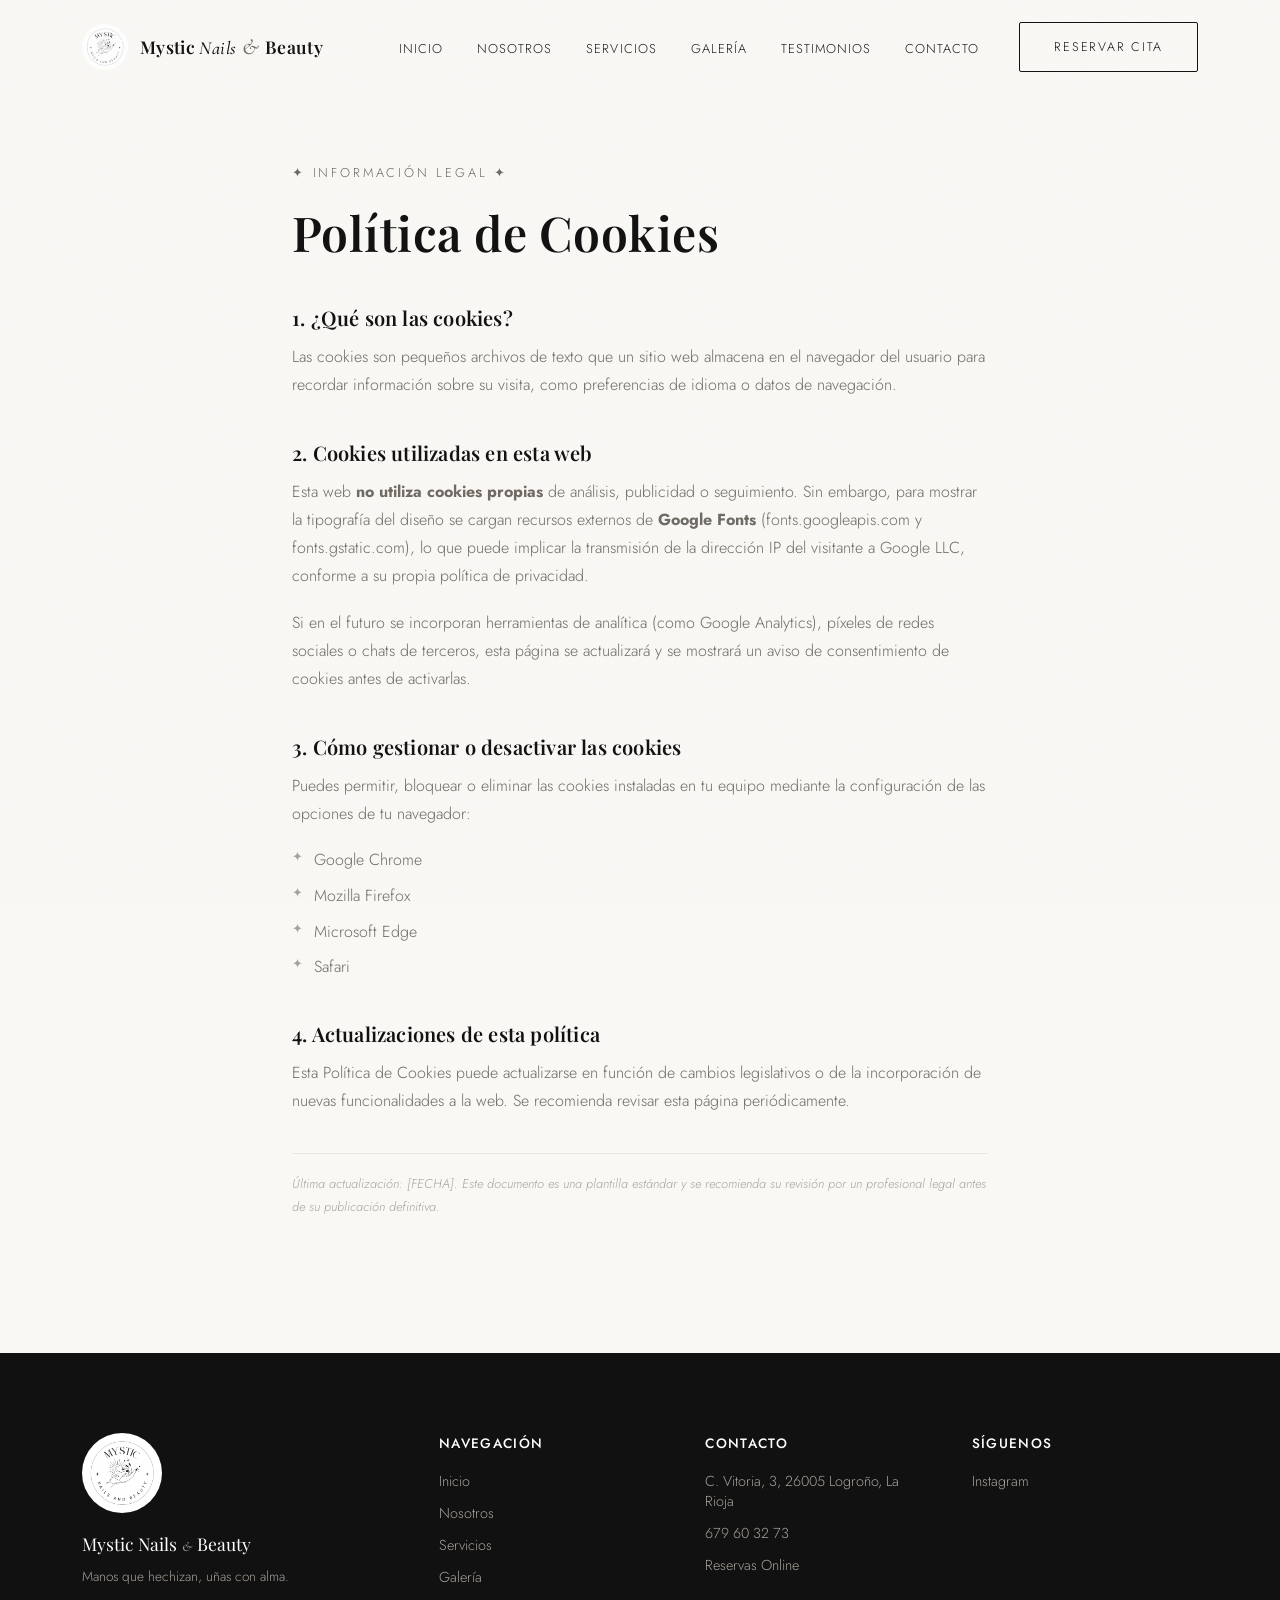
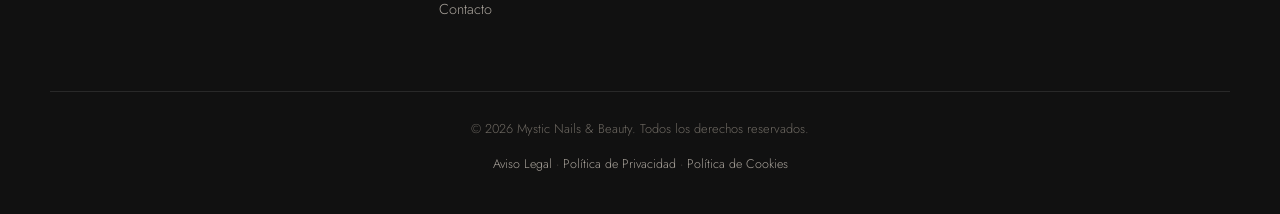
<file: cookies.html>
<!DOCTYPE html>
<html lang="es">
<head>
<meta charset="UTF-8">
<meta name="viewport" content="width=device-width, initial-scale=1.0">
<title>Política de Cookies | Mystic Nails & Beauty</title>
<meta name="description" content="Política de cookies de Mystic Nails & Beauty.">
<link rel="icon" type="image/png" href="assets/logo.png">

<link rel="preconnect" href="https://fonts.googleapis.com">
<link rel="preconnect" href="https://fonts.gstatic.com" crossorigin>
<link href="https://fonts.googleapis.com/css2?family=Cormorant+Garamond:ital,wght@0,400;0,500;0,600;1,400;1,500&family=Playfair+Display:ital,wght@0,500;0,600;0,700;1,500&family=Jost:wght@300;400;500;600&display=swap" rel="stylesheet">

<link rel="stylesheet" href="css/style.css">
</head>
<body>

<div class="grain"></div>

<!-- ===================== HEADER ===================== -->
<header class="site-header" id="siteHeader">
  <div class="container header-inner">
    <a href="index.html#inicio" class="brand">
      <img src="assets/logo.png" alt="Mystic Nails & Beauty logo" class="brand-logo">
      <span class="brand-text">Mystic <em>Nails</em> <span class="amp">&amp;</span> Beauty</span>
    </a>

    <nav class="main-nav" id="mainNav">
      <ul>
        <li><a href="index.html#inicio" class="nav-link">Inicio</a></li>
        <li><a href="index.html#nosotros" class="nav-link">Nosotros</a></li>
        <li><a href="index.html#servicios" class="nav-link">Servicios</a></li>
        <li><a href="index.html#galeria" class="nav-link">Galería</a></li>
        <li><a href="index.html#testimonios" class="nav-link">Testimonios</a></li>
        <li><a href="index.html#contacto" class="nav-link">Contacto</a></li>
      </ul>
      <a href="index.html#contacto" class="btn btn-outline nav-cta">Reservar Cita</a>
    </nav>

    <button class="nav-toggle" id="navToggle" aria-label="Abrir menú" aria-expanded="false">
      <span></span><span></span><span></span>
    </button>
  </div>
</header>

<main>
  <section class="legal-page">
    <div class="container legal-content">
      <span class="overline">✦ Información Legal ✦</span>
      <h1>Política de Cookies</h1>

      <h2>1. ¿Qué son las cookies?</h2>
      <p>
        Las cookies son pequeños archivos de texto que un sitio web almacena en el
        navegador del usuario para recordar información sobre su visita, como
        preferencias de idioma o datos de navegación.
      </p>

      <h2>2. Cookies utilizadas en esta web</h2>
      <p>
        Esta web <strong>no utiliza cookies propias</strong> de análisis, publicidad o
        seguimiento. Sin embargo, para mostrar la tipografía del diseño se cargan
        recursos externos de <strong>Google Fonts</strong> (fonts.googleapis.com y
        fonts.gstatic.com), lo que puede implicar la transmisión de la dirección IP del
        visitante a Google LLC, conforme a su propia
        <a href="https://policies.google.com/privacy" target="_blank" rel="noopener">política de privacidad</a>.
      </p>
      <p>
        Si en el futuro se incorporan herramientas de analítica (como Google Analytics),
        píxeles de redes sociales o chats de terceros, esta página se actualizará y se
        mostrará un aviso de consentimiento de cookies antes de activarlas.
      </p>

      <h2>3. Cómo gestionar o desactivar las cookies</h2>
      <p>
        Puedes permitir, bloquear o eliminar las cookies instaladas en tu equipo
        mediante la configuración de las opciones de tu navegador:
      </p>
      <ul class="legal-list">
        <li><a href="https://support.google.com/chrome/answer/95647" target="_blank" rel="noopener">Google Chrome</a></li>
        <li><a href="https://support.mozilla.org/es/kb/proteccion-antirrastreo-mejorada-firefox-escritorio" target="_blank" rel="noopener">Mozilla Firefox</a></li>
        <li><a href="https://support.microsoft.com/es-es/microsoft-edge" target="_blank" rel="noopener">Microsoft Edge</a></li>
        <li><a href="https://support.apple.com/es-es/guide/safari/sfri11471/mac" target="_blank" rel="noopener">Safari</a></li>
      </ul>

      <h2>4. Actualizaciones de esta política</h2>
      <p>
        Esta Política de Cookies puede actualizarse en función de cambios legislativos
        o de la incorporación de nuevas funcionalidades a la web. Se recomienda revisar
        esta página periódicamente.
      </p>

      <p class="legal-note">
        Última actualización: [FECHA]. Este documento es una plantilla estándar y se
        recomienda su revisión por un profesional legal antes de su publicación
        definitiva.
      </p>
    </div>
  </section>
</main>

<!-- ===================== FOOTER ===================== -->
<footer class="site-footer">
  <div class="container footer-inner">
    <div class="footer-brand">
      <img src="assets/logo.png" alt="Mystic Nails & Beauty" class="footer-logo">
      <p>Mystic Nails <span class="amp">&amp;</span> Beauty</p>
      <span>Manos que hechizan, uñas con alma.</span>
    </div>

    <div class="footer-links">
      <h4>Navegación</h4>
      <a href="index.html#inicio">Inicio</a>
      <a href="index.html#nosotros">Nosotros</a>
      <a href="index.html#servicios">Servicios</a>
      <a href="index.html#galeria">Galería</a>
      <a href="index.html#contacto">Contacto</a>
    </div>

    <div class="footer-links">
      <h4>Contacto</h4>
      <a href="https://www.google.es/maps/place/Mystic+Nails+And+Beauty/@42.4636805,-2.4517016,16z/data=!3m1!4b1!4m6!3m5!1s0xd5aabe7ccbf2385:0x861e61c315f2e5c!8m2!3d42.4636805!4d-2.4517016!16s%2Fg%2F11m6fq8gxc?entry=ttu&g_ep=EgoyMDI2MDcwNy4wIKXMDSoASAFQAw%3D%3D" target="_blank" rel="noopener">C. Vitoria, 3, 26005 Logroño, La Rioja</a>
      <a href="tel:+34679603273">679 60 32 73</a>
      <a href="https://mysticnailsandbeauty.booksy.com" target="_blank" rel="noopener">Reservas Online</a>
    </div>

    <div class="footer-links">
      <h4>Síguenos</h4>
      <a href="https://www.instagram.com/mysticbynadia/" target="_blank" rel="noopener">Instagram</a>
    </div>
  </div>

  <div class="footer-bottom">
    <p>© <span id="year"></span> Mystic Nails &amp; Beauty. Todos los derechos reservados.</p>
    <p class="legal-links">
      <a href="aviso-legal.html">Aviso Legal</a> ·
      <a href="privacidad.html">Política de Privacidad</a> ·
      <a href="cookies.html">Política de Cookies</a>
    </p>
  </div>
</footer>

<a href="index.html#contacto" class="floating-cta">Reservar</a>

<script src="js/script.js"></script>
</body>
</html>
</file>
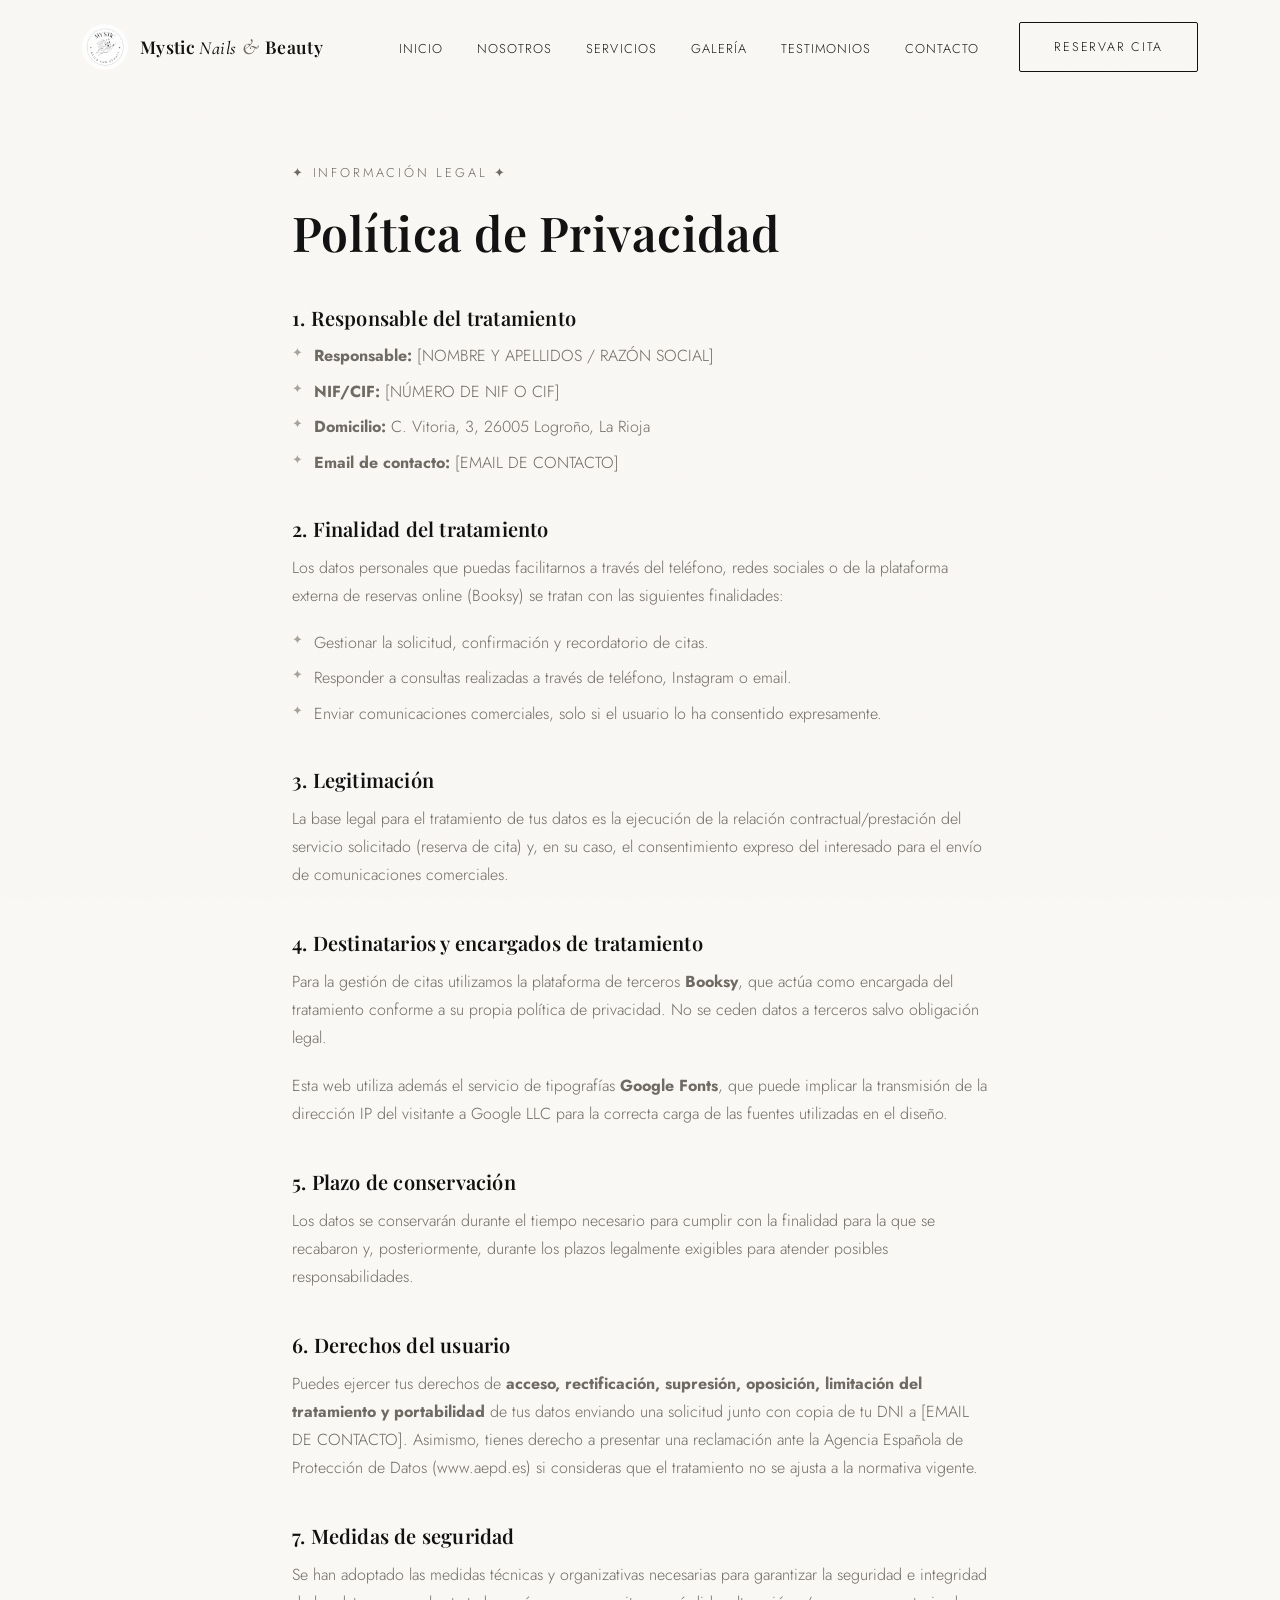
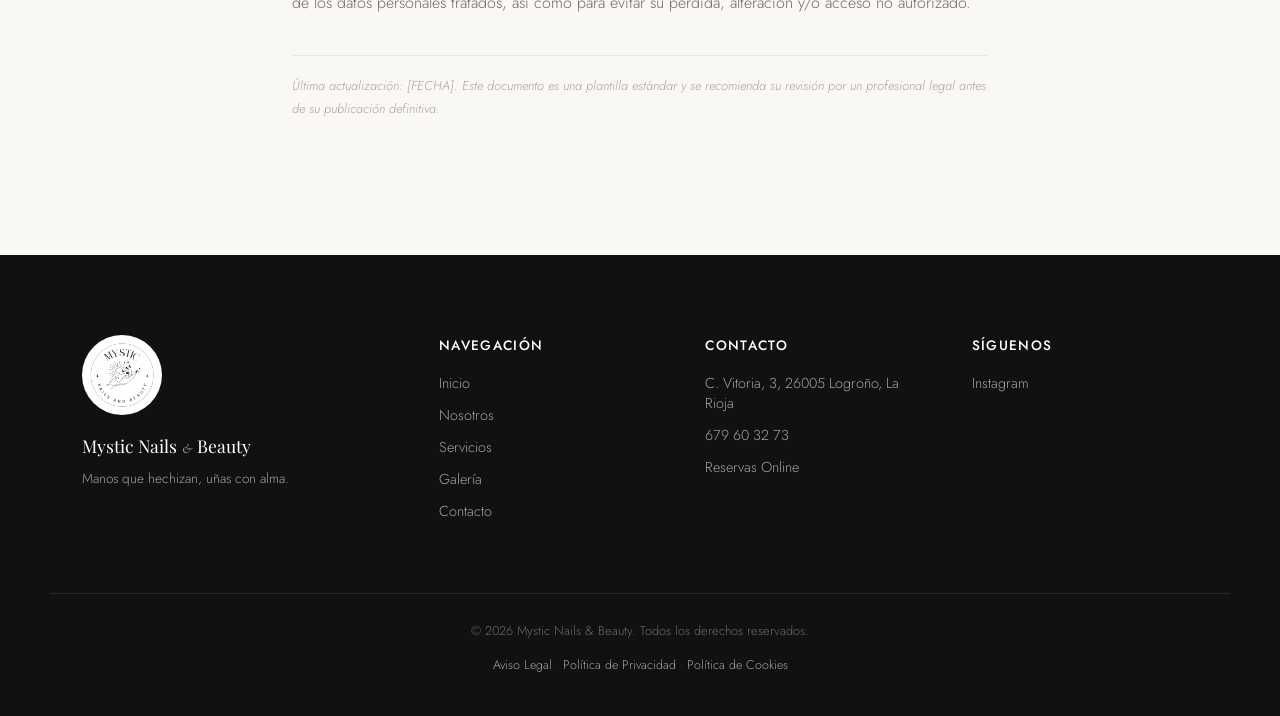
<file: privacidad.html>
<!DOCTYPE html>
<html lang="es">
<head>
<meta charset="UTF-8">
<meta name="viewport" content="width=device-width, initial-scale=1.0">
<title>Política de Privacidad | Mystic Nails & Beauty</title>
<meta name="description" content="Política de privacidad de Mystic Nails & Beauty.">
<link rel="icon" type="image/png" href="assets/logo.png">

<link rel="preconnect" href="https://fonts.googleapis.com">
<link rel="preconnect" href="https://fonts.gstatic.com" crossorigin>
<link href="https://fonts.googleapis.com/css2?family=Cormorant+Garamond:ital,wght@0,400;0,500;0,600;1,400;1,500&family=Playfair+Display:ital,wght@0,500;0,600;0,700;1,500&family=Jost:wght@300;400;500;600&display=swap" rel="stylesheet">

<link rel="stylesheet" href="css/style.css">
</head>
<body>

<div class="grain"></div>

<!-- ===================== HEADER ===================== -->
<header class="site-header" id="siteHeader">
  <div class="container header-inner">
    <a href="index.html#inicio" class="brand">
      <img src="assets/logo.png" alt="Mystic Nails & Beauty logo" class="brand-logo">
      <span class="brand-text">Mystic <em>Nails</em> <span class="amp">&amp;</span> Beauty</span>
    </a>

    <nav class="main-nav" id="mainNav">
      <ul>
        <li><a href="index.html#inicio" class="nav-link">Inicio</a></li>
        <li><a href="index.html#nosotros" class="nav-link">Nosotros</a></li>
        <li><a href="index.html#servicios" class="nav-link">Servicios</a></li>
        <li><a href="index.html#galeria" class="nav-link">Galería</a></li>
        <li><a href="index.html#testimonios" class="nav-link">Testimonios</a></li>
        <li><a href="index.html#contacto" class="nav-link">Contacto</a></li>
      </ul>
      <a href="index.html#contacto" class="btn btn-outline nav-cta">Reservar Cita</a>
    </nav>

    <button class="nav-toggle" id="navToggle" aria-label="Abrir menú" aria-expanded="false">
      <span></span><span></span><span></span>
    </button>
  </div>
</header>

<main>
  <section class="legal-page">
    <div class="container legal-content">
      <span class="overline">✦ Información Legal ✦</span>
      <h1>Política de Privacidad</h1>

      <h2>1. Responsable del tratamiento</h2>
      <ul class="legal-list">
        <li><strong>Responsable:</strong> [NOMBRE Y APELLIDOS / RAZÓN SOCIAL]</li>
        <li><strong>NIF/CIF:</strong> [NÚMERO DE NIF O CIF]</li>
        <li><strong>Domicilio:</strong> C. Vitoria, 3, 26005 Logroño, La Rioja</li>
        <li><strong>Email de contacto:</strong> [EMAIL DE CONTACTO]</li>
      </ul>

      <h2>2. Finalidad del tratamiento</h2>
      <p>
        Los datos personales que puedas facilitarnos a través del teléfono, redes
        sociales o de la plataforma externa de reservas online (Booksy) se tratan con
        las siguientes finalidades:
      </p>
      <ul class="legal-list">
        <li>Gestionar la solicitud, confirmación y recordatorio de citas.</li>
        <li>Responder a consultas realizadas a través de teléfono, Instagram o email.</li>
        <li>Enviar comunicaciones comerciales, solo si el usuario lo ha consentido expresamente.</li>
      </ul>

      <h2>3. Legitimación</h2>
      <p>
        La base legal para el tratamiento de tus datos es la ejecución de la relación
        contractual/prestación del servicio solicitado (reserva de cita) y, en su caso,
        el consentimiento expreso del interesado para el envío de comunicaciones
        comerciales.
      </p>

      <h2>4. Destinatarios y encargados de tratamiento</h2>
      <p>
        Para la gestión de citas utilizamos la plataforma de terceros <strong>Booksy</strong>,
        que actúa como encargada del tratamiento conforme a su propia política de
        privacidad. No se ceden datos a terceros salvo obligación legal.
      </p>
      <p>
        Esta web utiliza además el servicio de tipografías <strong>Google Fonts</strong>,
        que puede implicar la transmisión de la dirección IP del visitante a Google LLC
        para la correcta carga de las fuentes utilizadas en el diseño.
      </p>

      <h2>5. Plazo de conservación</h2>
      <p>
        Los datos se conservarán durante el tiempo necesario para cumplir con la
        finalidad para la que se recabaron y, posteriormente, durante los plazos
        legalmente exigibles para atender posibles responsabilidades.
      </p>

      <h2>6. Derechos del usuario</h2>
      <p>
        Puedes ejercer tus derechos de <strong>acceso, rectificación, supresión,
        oposición, limitación del tratamiento y portabilidad</strong> de tus datos
        enviando una solicitud junto con copia de tu DNI a [EMAIL DE CONTACTO]. Asimismo,
        tienes derecho a presentar una reclamación ante la Agencia Española de
        Protección de Datos (<a href="https://www.aepd.es" target="_blank" rel="noopener">www.aepd.es</a>)
        si consideras que el tratamiento no se ajusta a la normativa vigente.
      </p>

      <h2>7. Medidas de seguridad</h2>
      <p>
        Se han adoptado las medidas técnicas y organizativas necesarias para garantizar
        la seguridad e integridad de los datos personales tratados, así como para
        evitar su pérdida, alteración y/o acceso no autorizado.
      </p>

      <p class="legal-note">
        Última actualización: [FECHA]. Este documento es una plantilla estándar y se
        recomienda su revisión por un profesional legal antes de su publicación
        definitiva.
      </p>
    </div>
  </section>
</main>

<!-- ===================== FOOTER ===================== -->
<footer class="site-footer">
  <div class="container footer-inner">
    <div class="footer-brand">
      <img src="assets/logo.png" alt="Mystic Nails & Beauty" class="footer-logo">
      <p>Mystic Nails <span class="amp">&amp;</span> Beauty</p>
      <span>Manos que hechizan, uñas con alma.</span>
    </div>

    <div class="footer-links">
      <h4>Navegación</h4>
      <a href="index.html#inicio">Inicio</a>
      <a href="index.html#nosotros">Nosotros</a>
      <a href="index.html#servicios">Servicios</a>
      <a href="index.html#galeria">Galería</a>
      <a href="index.html#contacto">Contacto</a>
    </div>

    <div class="footer-links">
      <h4>Contacto</h4>
      <a href="https://www.google.es/maps/place/Mystic+Nails+And+Beauty/@42.4636805,-2.4517016,16z/data=!3m1!4b1!4m6!3m5!1s0xd5aabe7ccbf2385:0x861e61c315f2e5c!8m2!3d42.4636805!4d-2.4517016!16s%2Fg%2F11m6fq8gxc?entry=ttu&g_ep=EgoyMDI2MDcwNy4wIKXMDSoASAFQAw%3D%3D" target="_blank" rel="noopener">C. Vitoria, 3, 26005 Logroño, La Rioja</a>
      <a href="tel:+34679603273">679 60 32 73</a>
      <a href="https://mysticnailsandbeauty.booksy.com" target="_blank" rel="noopener">Reservas Online</a>
    </div>

    <div class="footer-links">
      <h4>Síguenos</h4>
      <a href="https://www.instagram.com/mysticbynadia/" target="_blank" rel="noopener">Instagram</a>
    </div>
  </div>

  <div class="footer-bottom">
    <p>© <span id="year"></span> Mystic Nails &amp; Beauty. Todos los derechos reservados.</p>
    <p class="legal-links">
      <a href="aviso-legal.html">Aviso Legal</a> ·
      <a href="privacidad.html">Política de Privacidad</a> ·
      <a href="cookies.html">Política de Cookies</a>
    </p>
  </div>
</footer>

<a href="index.html#contacto" class="floating-cta">Reservar</a>

<script src="js/script.js"></script>
</body>
</html>
</file>
<file: css/style.css>
/* =============================================================
   MYSTIC NAILS & BEAUTY — Stylesheet
   Estética: elegante, minimalista, blanco y negro
============================================================= */

:root{
  --black: #111111;
  --ink: #1a1a1a;
  --white: #ffffff;
  --cream: #faf8f5;
  --grey: #6f6a63;
  --grey-light: #a8a29a;
  --line: #dcd6cc;
  --line-soft: #ece7dd;
  --forest: #445c40;
  --forest-light: #7c9473;
  --forest-pale: #cbc7a0;
  --earth-glow: #b99a5c;

  --font-display: 'Playfair Display', serif;
  --font-script: 'Cormorant Garamond', serif;
  --font-body: 'Jost', sans-serif;

  --container: 1180px;
  --radius: 2px;
  --transition: 0.4s cubic-bezier(.25,.8,.25,1);
}

*, *::before, *::after{ box-sizing: border-box; }

html{ scroll-behavior: smooth; }

body{
  margin: 0;
  font-family: var(--font-body);
  font-weight: 300;
  color: var(--ink);
  background: var(--cream);
  -webkit-font-smoothing: antialiased;
  overflow-x: hidden;
}

h1, h2, h3, h4{
  font-family: var(--font-display);
  font-weight: 600;
  color: var(--black);
  margin: 0 0 .5em;
  letter-spacing: .01em;
}

em{ font-style: italic; font-family: var(--font-script); font-weight: 500; }

p{ line-height: 1.75; color: var(--grey); margin: 0 0 1em; }

a{ color: inherit; text-decoration: none; }

img{ max-width: 100%; display: block; }

ul{ list-style: none; margin: 0; padding: 0; }

.container{
  max-width: var(--container);
  margin: 0 auto;
  padding: 0 32px;
}

/* subtle grain overlay for texture */
.grain{
  position: fixed;
  inset: 0;
  pointer-events: none;
  z-index: 9999;
  opacity: .025;
  background-image: url("data:image/svg+xml,%3Csvg xmlns='http://www.w3.org/2000/svg' width='120' height='120'%3E%3Cfilter id='n'%3E%3CfeTurbulence type='fractalNoise' baseFrequency='0.9' numOctaves='2' stitchTiles='stitch'/%3E%3C/filter%3E%3Crect width='100%25' height='100%25' filter='url(%23n)'/%3E%3C/svg%3E");
}

/* =============================================================
   PRELOADER
============================================================= */
#preloader{
  position: fixed;
  inset: 0;
  background: var(--cream);
  z-index: 10000;
  display: flex;
  align-items: center;
  justify-content: center;
  transition: opacity .6s ease, visibility .6s ease;
}
#preloader.hidden{ opacity: 0; visibility: hidden; }
.preloader-logo{
  width: min(45vw, 260px);
  height: min(45vw, 260px);
  border-radius: 50%;
  animation: pulse 1.6s ease-in-out infinite;
}
@keyframes pulse{
  0%, 100%{ transform: scale(1); opacity: .7; }
  50%{ transform: scale(1.08); opacity: 1; }
}

/* =============================================================
   BUTTONS
============================================================= */
.btn{
  display: inline-block;
  padding: 15px 34px;
  font-family: var(--font-body);
  font-size: .78rem;
  letter-spacing: .14em;
  text-transform: uppercase;
  border: 1px solid var(--black);
  border-radius: var(--radius);
  transition: background var(--transition), color var(--transition), border-color var(--transition);
  cursor: pointer;
  white-space: nowrap;
}
.btn-solid{ background: var(--black); color: var(--white); }
.btn-solid:hover{ background: transparent; color: var(--black); }
.btn-outline{ background: transparent; color: var(--black); }
.btn-outline:hover{ background: var(--black); color: var(--white); }
.btn-ghost{ border-color: transparent; color: var(--black); position: relative; }
.btn-ghost::after{
  content: "";
  position: absolute;
  left: 0; right: 100%; bottom: 8px;
  height: 1px;
  background: var(--black);
  transition: right var(--transition);
}
.btn-ghost:hover::after{ right: 0; }

/* =============================================================
   HEADER
============================================================= */
.site-header{
  position: fixed;
  top: 0; left: 0; right: 0;
  z-index: 1000;
  background: rgba(250, 248, 245, 0.0);
  transition: background var(--transition), box-shadow var(--transition), padding var(--transition);
  padding: 22px 0;
}
.site-header.scrolled{
  background: rgba(250, 248, 245, 0.92);
  backdrop-filter: blur(10px);
  box-shadow: 0 1px 0 var(--line);
  padding: 12px 0;
}
.header-inner{
  display: flex;
  align-items: center;
  justify-content: space-between;
  gap: 24px;
}
.brand{
  display: flex;
  align-items: center;
  gap: 12px;
}
.brand-logo{
  width: 46px;
  height: 46px;
  border-radius: 50%;
  transition: transform var(--transition);
}
.brand:hover .brand-logo{ transform: rotate(12deg); }
.brand-text{
  font-family: var(--font-display);
  font-size: 1.1rem;
  font-weight: 600;
  letter-spacing: .02em;
  color: var(--black);
}
.brand-text em{ font-size: 1.05em; }
.amp{
  font-family: var(--font-script);
  font-style: italic;
  font-weight: 500;
  font-size: 1.25em;
  color: var(--grey);
  padding: 0 .06em;
}

.main-nav{ display: flex; align-items: center; gap: 40px; }
.main-nav ul{ display: flex; gap: 34px; }
.nav-link{
  font-size: .8rem;
  letter-spacing: .08em;
  text-transform: uppercase;
  color: var(--ink);
  position: relative;
  padding-bottom: 4px;
}
.nav-link::after{
  content: "";
  position: absolute;
  left: 0; bottom: 0;
  width: 0; height: 1px;
  background: var(--black);
  transition: width var(--transition);
}
.nav-link:hover::after, .nav-link.active::after{ width: 100%; }

.nav-toggle{
  display: none;
  flex-direction: column;
  justify-content: center;
  gap: 5px;
  width: 34px;
  height: 34px;
  background: none;
  border: none;
  cursor: pointer;
  padding: 0;
}
.nav-toggle span{
  display: block;
  height: 1px;
  background: var(--black);
  transition: transform .3s ease, opacity .3s ease;
}
.nav-toggle.open span:nth-child(1){ transform: translateY(6px) rotate(45deg); }
.nav-toggle.open span:nth-child(2){ opacity: 0; }
.nav-toggle.open span:nth-child(3){ transform: translateY(-6px) rotate(-45deg); }

/* =============================================================
   HERO
============================================================= */
.hero{
  position: relative;
  min-height: 100vh;
  display: flex;
  align-items: center;
  padding-top: 100px;
  overflow: hidden;
}
.hero-inner{
  display: grid;
  grid-template-columns: 1.15fr .85fr;
  align-items: center;
  gap: 60px;
}
.overline{
  display: inline-block;
  font-size: .8rem;
  letter-spacing: .22em;
  text-transform: uppercase;
  color: var(--grey);
  margin-bottom: 18px;
}
.hero-text h1{
  font-size: clamp(2.6rem, 5vw, 4.2rem);
  line-height: 1.12;
  margin-bottom: .4em;
}
.hero-lead{
  max-width: 480px;
  font-size: 1.02rem;
}
.hero-actions{
  display: flex;
  align-items: center;
  gap: 28px;
  margin: 34px 0 46px;
}
.hero-meta{
  display: flex;
  align-items: center;
  gap: 14px;
}
.hero-meta span{ letter-spacing: .1em; color: var(--black); }
.hero-meta p{ margin: 0; font-size: .85rem; }

.hero-visual{
  position: relative;
  display: flex;
  align-items: center;
  justify-content: center;
}
.hero-forest{
  position: relative;
  width: min(88%, 460px);
  aspect-ratio: 1;
  display: flex;
  align-items: center;
  justify-content: center;
}
.hero-forest::before{
  content: "";
  position: absolute;
  inset: -10%;
  background: radial-gradient(circle, rgba(185, 154, 92, .2), transparent 68%);
  filter: blur(18px);
  z-index: 0;
  pointer-events: none;
}

.leaf-layer{
  position: absolute;
  inset: 0;
  pointer-events: none;
}
.layer-back{ z-index: 1; filter: blur(2.5px); opacity: .5; }
.layer-mid{ z-index: 2; filter: blur(1px); opacity: .78; }
.layer-front{ z-index: 4; }

.hero-photo-frame{
  position: relative;
  z-index: 3;
  width: min(70%, 340px);
}
.hero-photo-frame::before{
  content: "";
  position: absolute;
  inset: -18px;
  border: 1px solid var(--line);
  border-radius: 50%;
}
.hero-photo{
  position: relative;
  width: 100%;
  height: auto;
  aspect-ratio: 1;
  object-fit: cover;
  border-radius: 50%;
  mask-image: radial-gradient(circle, black 60%, transparent 94%);
  -webkit-mask-image: radial-gradient(circle, black 60%, transparent 94%);
  box-shadow: 0 30px 60px -20px rgba(0,0,0,.2);
  animation: float 6s ease-in-out infinite;
}
@keyframes float{
  0%, 100%{ transform: translateY(0); }
  50%{ transform: translateY(-14px); }
}

.hero-leaf{
  position: absolute;
  width: 30px;
  transform-origin: top center;
  transform: rotate(var(--sway));
  animation: leafSway var(--dur, 4.5s) ease-in-out infinite;
  will-change: transform;
  pointer-events: none;
}
@keyframes leafSway{
  0%{ transform: rotate(calc(var(--sway) - 5deg)); }
  50%{ transform: rotate(calc(var(--sway) + 5deg)); }
  100%{ transform: rotate(calc(var(--sway) - 5deg)); }
}
.hero-leaf.dark{ color: var(--forest); }
.hero-leaf.sage{ color: var(--forest-light); }
.hero-leaf.pale{ color: var(--forest-pale); }

/* back layer — wide reach, largest */
.leaf-b1{ top: -6%; left: -8%; width: 56px; }
.leaf-b2{ top: -10%; right: 4%; width: 48px; }
.leaf-b3{ bottom: -8%; left: 2%; width: 52px; }
.leaf-b4{ bottom: -6%; right: -6%; width: 50px; }
.leaf-b5{ top: 40%; left: -14%; width: 44px; }
.leaf-b6{ top: 58%; right: -12%; width: 42px; }
.leaf-b7{ top: -14%; left: 44%; width: 50px; }
.leaf-b8{ bottom: -12%; left: 40%; width: 46px; }
.leaf-b9{ top: -2%; right: -12%; width: 44px; }
.leaf-b10{ bottom: -2%; left: -12%; width: 44px; }

/* mid layer */
.leaf-m1{ top: -2%; left: 14%; width: 40px; }
.leaf-m2{ top: -4%; right: 26%; width: 36px; }
.leaf-m3{ bottom: -2%; left: 30%; width: 38px; }
.leaf-m4{ bottom: -1%; right: 12%; width: 34px; }
.leaf-m5{ top: 22%; left: -6%; width: 32px; }
.leaf-m6{ top: 72%; right: -4%; width: 30px; }
.leaf-m7{ top: 8%; left: -2%; width: 34px; }
.leaf-m8{ top: 6%; right: 0%; width: 32px; }
.leaf-m9{ bottom: 4%; left: 6%; width: 30px; }
.leaf-m10{ bottom: 2%; right: 8%; width: 32px; }

/* front layer — closest, sharpest */
.leaf-f1{ top: 4%; left: 34%; width: 30px; }
.leaf-f2{ top: 2%; right: 40%; width: 26px; }
.leaf-f3{ bottom: 4%; left: 44%; width: 28px; }
.leaf-f4{ bottom: 6%; right: 30%; width: 24px; }
.leaf-f5{ top: 46%; left: 2%; width: 24px; }
.leaf-f6{ top: 32%; right: 2%; width: 26px; }
.leaf-f7{ top: 16%; left: 18%; width: 22px; }
.leaf-f8{ top: 14%; right: 18%; width: 22px; }
.leaf-f9{ bottom: 16%; left: 22%; width: 22px; }
.leaf-f10{ bottom: 14%; right: 22%; width: 24px; }

@media (prefers-reduced-motion: reduce){
  .hero-photo, .hero-leaf{ animation: none; }
}

.hero-sparkle{
  position: absolute;
  font-size: 1.4rem;
  color: var(--grey-light);
  animation: twinkle 3.2s ease-in-out infinite;
}
.hero-sparkle-1{ top: 18%; left: 6%; animation-delay: 0s; }
.hero-sparkle-2{ top: 65%; left: 3%; font-size: 1rem; animation-delay: 1s; }
.hero-sparkle-3{ top: 30%; right: 4%; animation-delay: 2s; }
@keyframes twinkle{
  0%, 100%{ opacity: .25; transform: scale(.85); }
  50%{ opacity: 1; transform: scale(1.15); }
}

.scroll-cue{
  position: absolute;
  bottom: 36px;
  left: 50%;
  transform: translateX(-50%);
  width: 1px;
  height: 60px;
  background: var(--line);
}
.scroll-cue span{
  position: absolute;
  top: 0; left: -2px;
  width: 5px; height: 5px;
  background: var(--black);
  border-radius: 50%;
  animation: dropDown 2.4s ease-in-out infinite;
}
@keyframes dropDown{
  0%{ top: 0; opacity: 1; }
  100%{ top: 55px; opacity: 0; }
}

/* =============================================================
   MARQUEE
============================================================= */
.marquee{
  position: relative;
  border-top: 1px solid var(--line);
  border-bottom: 1px solid var(--line);
  overflow: hidden;
  background: var(--black);
  padding: 18px 0;
}
.marquee::before,
.marquee::after{
  content: "";
  position: absolute;
  top: 0;
  bottom: 0;
  width: clamp(48px, 10%, 180px);
  z-index: 2;
  pointer-events: none;
}
.marquee::before{
  left: 0;
  background: linear-gradient(to right, var(--black) 30%, transparent);
}
.marquee::after{
  right: 0;
  background: linear-gradient(to left, var(--black) 30%, transparent);
}
.marquee-track{
  display: flex;
  width: max-content;
  animation: scrollLeft 32s linear infinite;
}
.marquee-track span{
  font-family: var(--font-display);
  font-style: italic;
  font-size: 1.15rem;
  color: var(--white);
  white-space: nowrap;
  padding-right: 40px;
}
@keyframes scrollLeft{
  from{ transform: translateX(0); }
  to{ transform: translateX(-50%); }
}

/* =============================================================
   SECTION HEAD (shared)
============================================================= */
.section-head{
  text-align: center;
  max-width: 620px;
  margin: 0 auto 60px;
}
.section-head h2{ font-size: clamp(2rem, 3.5vw, 2.8rem); }
.section-sub{ margin-top: 6px; }
.section-head.light .overline,
.section-head.light h2{ color: var(--white); }

section{ padding: 120px 0; }

/* =============================================================
   ABOUT
============================================================= */
.about-inner{
  display: grid;
  grid-template-columns: .8fr 1.2fr;
  gap: 80px;
  align-items: center;
}
.about-visual{ position: relative; }
.about-img{
  width: 100%;
  height: auto;
  aspect-ratio: 528 / 654;
  border-radius: 16px;
  object-fit: cover;
}

.about-content h2{ font-size: clamp(2rem, 3.5vw, 2.7rem); }
.about-list{ margin: 28px 0; }
.about-list li{
  display: flex;
  align-items: baseline;
  gap: 16px;
  padding: 14px 0;
  border-bottom: 1px solid var(--line-soft);
  color: var(--ink);
  font-size: .95rem;
}
.about-list li span{
  font-family: var(--font-display);
  color: var(--grey-light);
  font-size: 1rem;
}
.about-stats{
  display: flex;
  gap: 48px;
  margin-top: 36px;
}
.stat strong{
  display: block;
  font-family: var(--font-display);
  font-size: 2rem;
  color: var(--black);
}
.stat span{ font-size: .8rem; color: var(--grey); letter-spacing: .04em; }

/* =============================================================
   SERVICES
============================================================= */
.services{ background: var(--white); border-top: 1px solid var(--line); border-bottom: 1px solid var(--line); }
.services-grid{
  display: grid;
  grid-template-columns: repeat(5, 1fr);
  gap: 1px;
  background: var(--line);
  border: 1px solid var(--line);
}
.service-card{
  background: var(--white);
  padding: 38px 22px;
  text-align: center;
  transition: background var(--transition);
  display: flex;
  flex-direction: column;
  align-items: center;
}
.service-card:hover{ background: var(--cream); }
.service-icon{
  width: 46px;
  height: 46px;
  margin: 0 auto 18px;
  color: var(--black);
}
.service-card h3{ font-size: 1.05rem; margin-bottom: 8px; line-height: 1.3; }
.service-card p{ font-size: .82rem; }

/* =============================================================
   GALLERY
============================================================= */
.gallery-grid{
  column-count: 3;
  column-gap: 20px;
}
.gallery-item{
  position: relative;
  border: 1px solid var(--line);
  overflow: hidden;
  background: var(--white);
  break-inside: avoid;
  margin-bottom: 20px;
}
.gallery-item img{
  width: 100%;
  height: auto;
  object-fit: contain;
  display: block;
  transition: transform .6s ease;
}
.gallery-item:hover img{ transform: scale(1.08); }
.gallery-note{
  text-align: center;
  margin-top: 34px;
  font-family: var(--font-script);
  font-style: italic;
  font-size: 1.05rem;
  color: var(--grey);
}

/* =============================================================
   TESTIMONIALS
============================================================= */
.testimonials{ background: var(--black); }
.testi-slider{
  max-width: 760px;
  margin: 0 auto;
  text-align: center;
  position: relative;
}
.testi-track{ position: relative; min-height: 140px; }
.testi-stars{
  color: var(--white);
  letter-spacing: .3em;
  font-size: .85rem;
  margin-bottom: 18px;
  opacity: .9;
}
.testi-card{
  position: absolute;
  inset: 0;
  margin: 0;
  opacity: 0;
  transform: translateY(12px);
  transition: opacity .5s ease, transform .5s ease;
  pointer-events: none;
}
.testi-card.active{
  opacity: 1;
  transform: translateY(0);
  pointer-events: auto;
  position: relative;
}
.testi-card p{
  font-family: var(--font-script);
  font-style: italic;
  font-size: 1.2rem;
  line-height: 1.6;
  color: var(--white);
}
.testi-card cite{
  display: block;
  margin-top: 20px;
  font-style: normal;
  font-size: .8rem;
  letter-spacing: .1em;
  text-transform: uppercase;
  color: var(--grey-light);
}
.testi-dots{
  display: flex;
  justify-content: center;
  gap: 10px;
  margin-top: 30px;
}
.testi-dots button{
  width: 8px; height: 8px;
  border-radius: 50%;
  border: 1px solid var(--grey-light);
  background: transparent;
  cursor: pointer;
  padding: 0;
  transition: background var(--transition);
}
.testi-dots button.active{ background: var(--white); border-color: var(--white); }

/* =============================================================
   CONTACT
============================================================= */
.contact-inner{
  max-width: 560px;
  margin: 0 auto;
}
.contact-info h2{ font-size: clamp(2rem, 3.5vw, 2.7rem); }
.contact-list{ margin: 30px 0; }
.contact-list li{
  padding: 16px 0;
  border-bottom: 1px solid var(--line-soft);
  display: flex;
  flex-direction: column;
  gap: 2px;
}
.contact-list strong{
  font-size: .78rem;
  letter-spacing: .1em;
  text-transform: uppercase;
  color: var(--black);
}
.contact-list span{ color: var(--grey); }
.contact-list span a{ color: var(--grey); border-bottom: 1px solid var(--line); transition: color var(--transition), border-color var(--transition); }
.contact-list span a:hover{ color: var(--black); border-color: var(--black); }
.social-links{ display: flex; gap: 26px; }
.social-links a{
  display: inline-flex;
  align-items: center;
  gap: 8px;
  font-size: .82rem;
  letter-spacing: .06em;
  text-transform: uppercase;
  border-bottom: 1px solid var(--black);
  padding-bottom: 3px;
}
.social-icon{
  width: 18px;
  height: 18px;
  border-radius: 50%;
}

/* =============================================================
   FOOTER
============================================================= */
.site-footer{
  background: var(--black);
  color: var(--grey-light);
  padding: 80px 0 0;
}
.footer-inner{
  display: grid;
  grid-template-columns: 1.4fr 1fr 1fr 1fr;
  gap: 40px;
  padding-bottom: 60px;
  border-bottom: 1px solid rgba(255,255,255,.1);
}
.footer-logo{
  width: 80px;
  height: 80px;
  border-radius: 50%;
  margin-bottom: 16px;
  background: var(--white);
}
.footer-brand p{
  font-family: var(--font-display);
  color: var(--white);
  font-size: 1.1rem;
  margin-bottom: 4px;
}
.footer-brand .amp{ color: var(--grey-light); }
.footer-brand span{ font-size: .85rem; }
.footer-links h4{
  color: var(--white);
  font-size: .85rem;
  letter-spacing: .1em;
  text-transform: uppercase;
  margin-bottom: 18px;
  font-family: var(--font-body);
  font-weight: 500;
}
.footer-links a, .footer-links p{
  display: block;
  margin-bottom: 12px;
  font-size: .9rem;
  color: var(--grey-light);
}
.footer-links a:hover{ color: var(--white); }
.footer-bottom{
  text-align: center;
  padding: 26px 0;
  font-size: .8rem;
}
.legal-links{
  margin-top: 8px;
  font-size: .78rem;
}
.legal-links a{ color: var(--grey-light); }
.legal-links a:hover{ color: var(--white); }

/* =============================================================
   LEGAL PAGES
============================================================= */
.legal-page{
  padding: 160px 0 120px;
}
.legal-content{
  max-width: 760px;
}
.legal-content h1{
  font-size: clamp(2.2rem, 4vw, 3rem);
  margin-bottom: .3em;
}
.legal-content h2{
  font-size: 1.25rem;
  margin: 2em 0 .6em;
}
.legal-content p{ margin-bottom: 1.2em; }
.legal-list{
  margin: 0 0 1.2em;
  padding-left: 0;
}
.legal-list li{
  position: relative;
  padding-left: 22px;
  margin-bottom: 10px;
  color: var(--grey);
  line-height: 1.6;
}
.legal-list li::before{
  content: "✦";
  position: absolute;
  left: 0;
  color: var(--grey-light);
  font-size: .8rem;
}
.legal-note{
  margin-top: 3em;
  padding-top: 1.5em;
  border-top: 1px solid var(--line-soft);
  font-size: .8rem;
  font-style: italic;
  color: var(--grey-light);
}

/* =============================================================
   FLOATING CTA (mobile)
============================================================= */
.floating-cta{
  position: fixed;
  bottom: 22px;
  right: 22px;
  background: var(--black);
  color: var(--white);
  padding: 14px 26px;
  border-radius: 40px;
  font-size: .8rem;
  letter-spacing: .08em;
  text-transform: uppercase;
  box-shadow: 0 10px 30px rgba(0,0,0,.25);
  z-index: 900;
  display: none;
}

/* =============================================================
   REVEAL ANIMATION
============================================================= */
[data-reveal]{
  opacity: 0;
  transform: translateY(28px);
  transition: opacity .8s ease, transform .8s ease;
}
[data-reveal].in-view{
  opacity: 1;
  transform: translateY(0);
}

/* =============================================================
   RESPONSIVE
============================================================= */
@media (max-width: 980px){
  .hero-inner, .about-inner{
    grid-template-columns: 1fr;
  }
  .hero-visual{ order: -1; margin-bottom: 20px; }
  .hero-forest{ width: min(72vw, 340px); }
  .hero-photo-frame{ width: min(55vw, 260px); }
  .services-grid{ grid-template-columns: repeat(3, 1fr); }
  .gallery-grid{ column-count: 2; }
  .footer-inner{ grid-template-columns: 1fr 1fr; }

  .main-nav{
    position: fixed;
    top: 0; right: -100%;
    width: min(320px, 82vw);
    height: 100vh;
    background: var(--white);
    flex-direction: column;
    justify-content: center;
    align-items: flex-start;
    padding: 40px;
    gap: 40px;
    transition: right var(--transition);
    box-shadow: -10px 0 40px rgba(0,0,0,.1);
  }
  .main-nav.open{ right: 0; }
  .main-nav ul{ flex-direction: column; gap: 22px; }
  .nav-toggle{ display: flex; }
  .floating-cta{ display: block; }
}

@media (max-width: 620px){
  section{ padding: 80px 0; }
  .services-grid{ grid-template-columns: repeat(2, 1fr); }
  .gallery-grid{ column-count: 1; }
  .about-stats{ gap: 28px; flex-wrap: wrap; }
  .hero-actions{ flex-wrap: wrap; gap: 18px; }
}
</file>
